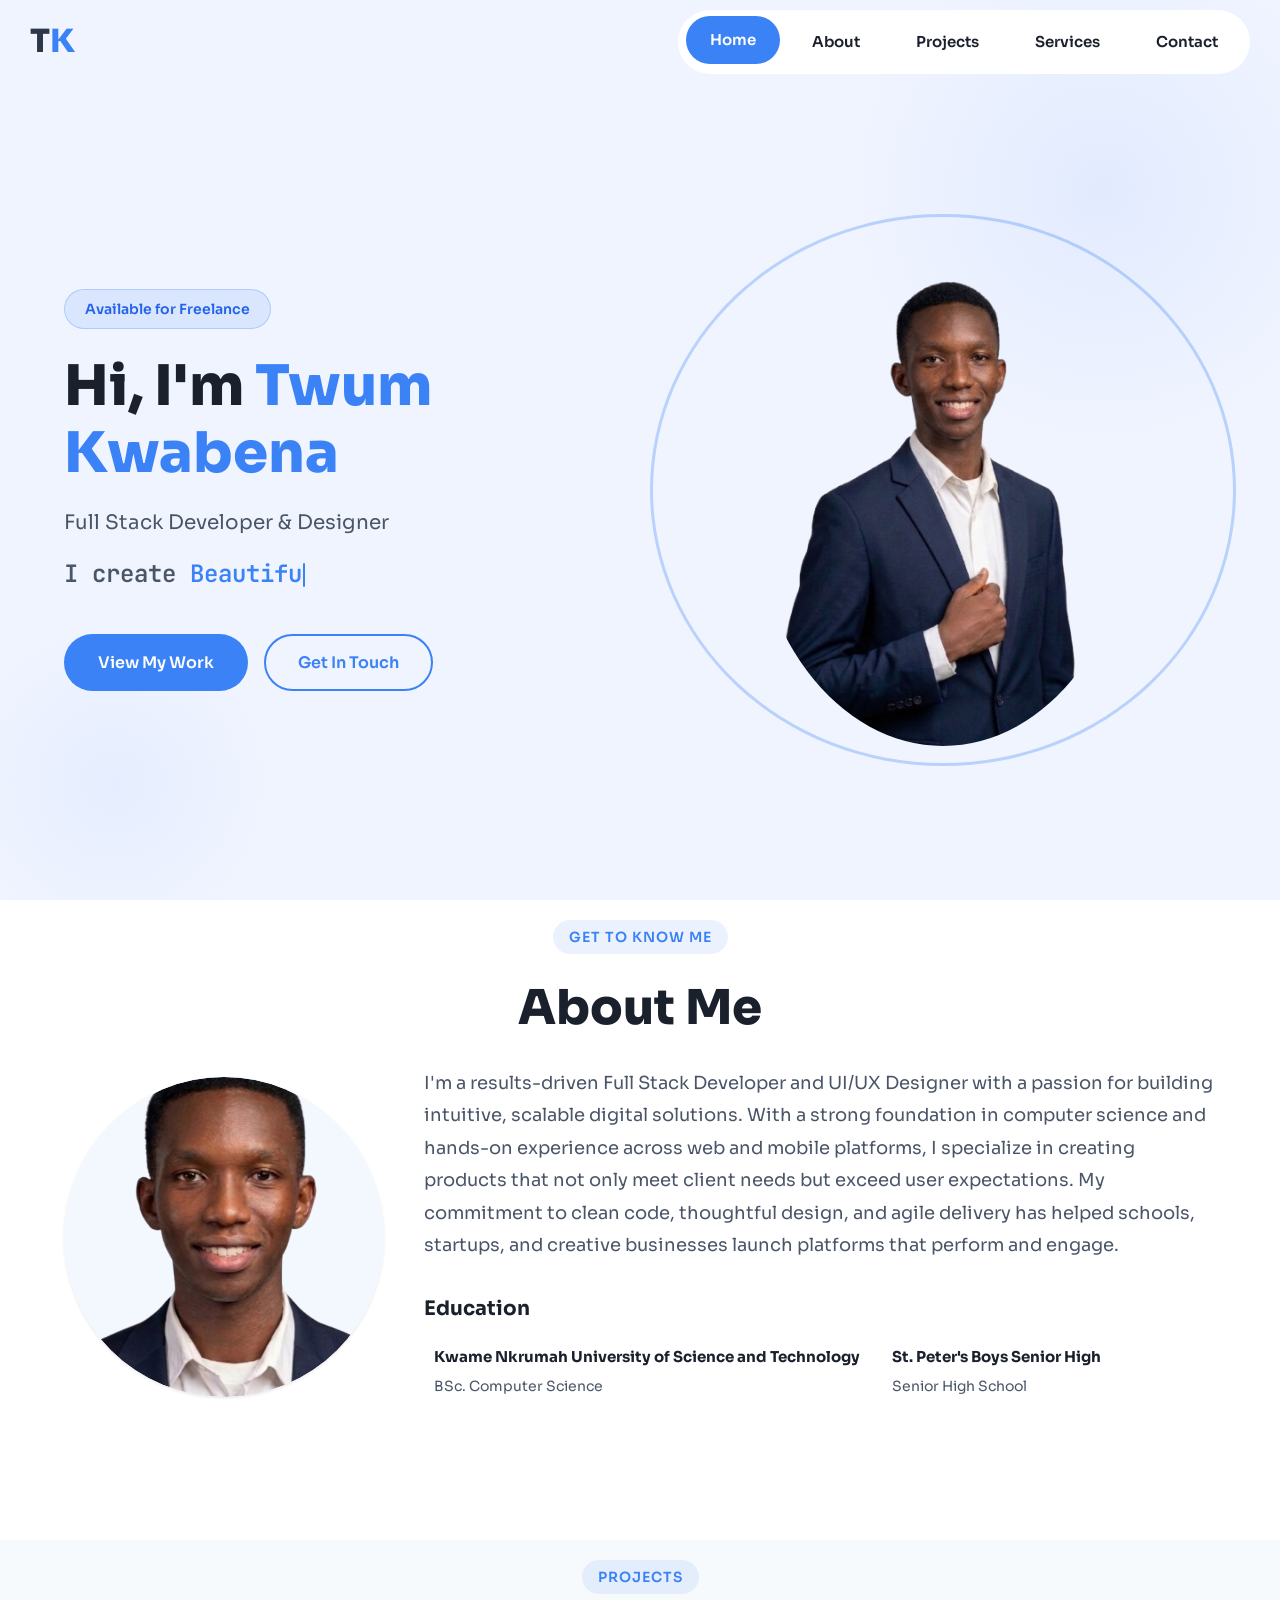
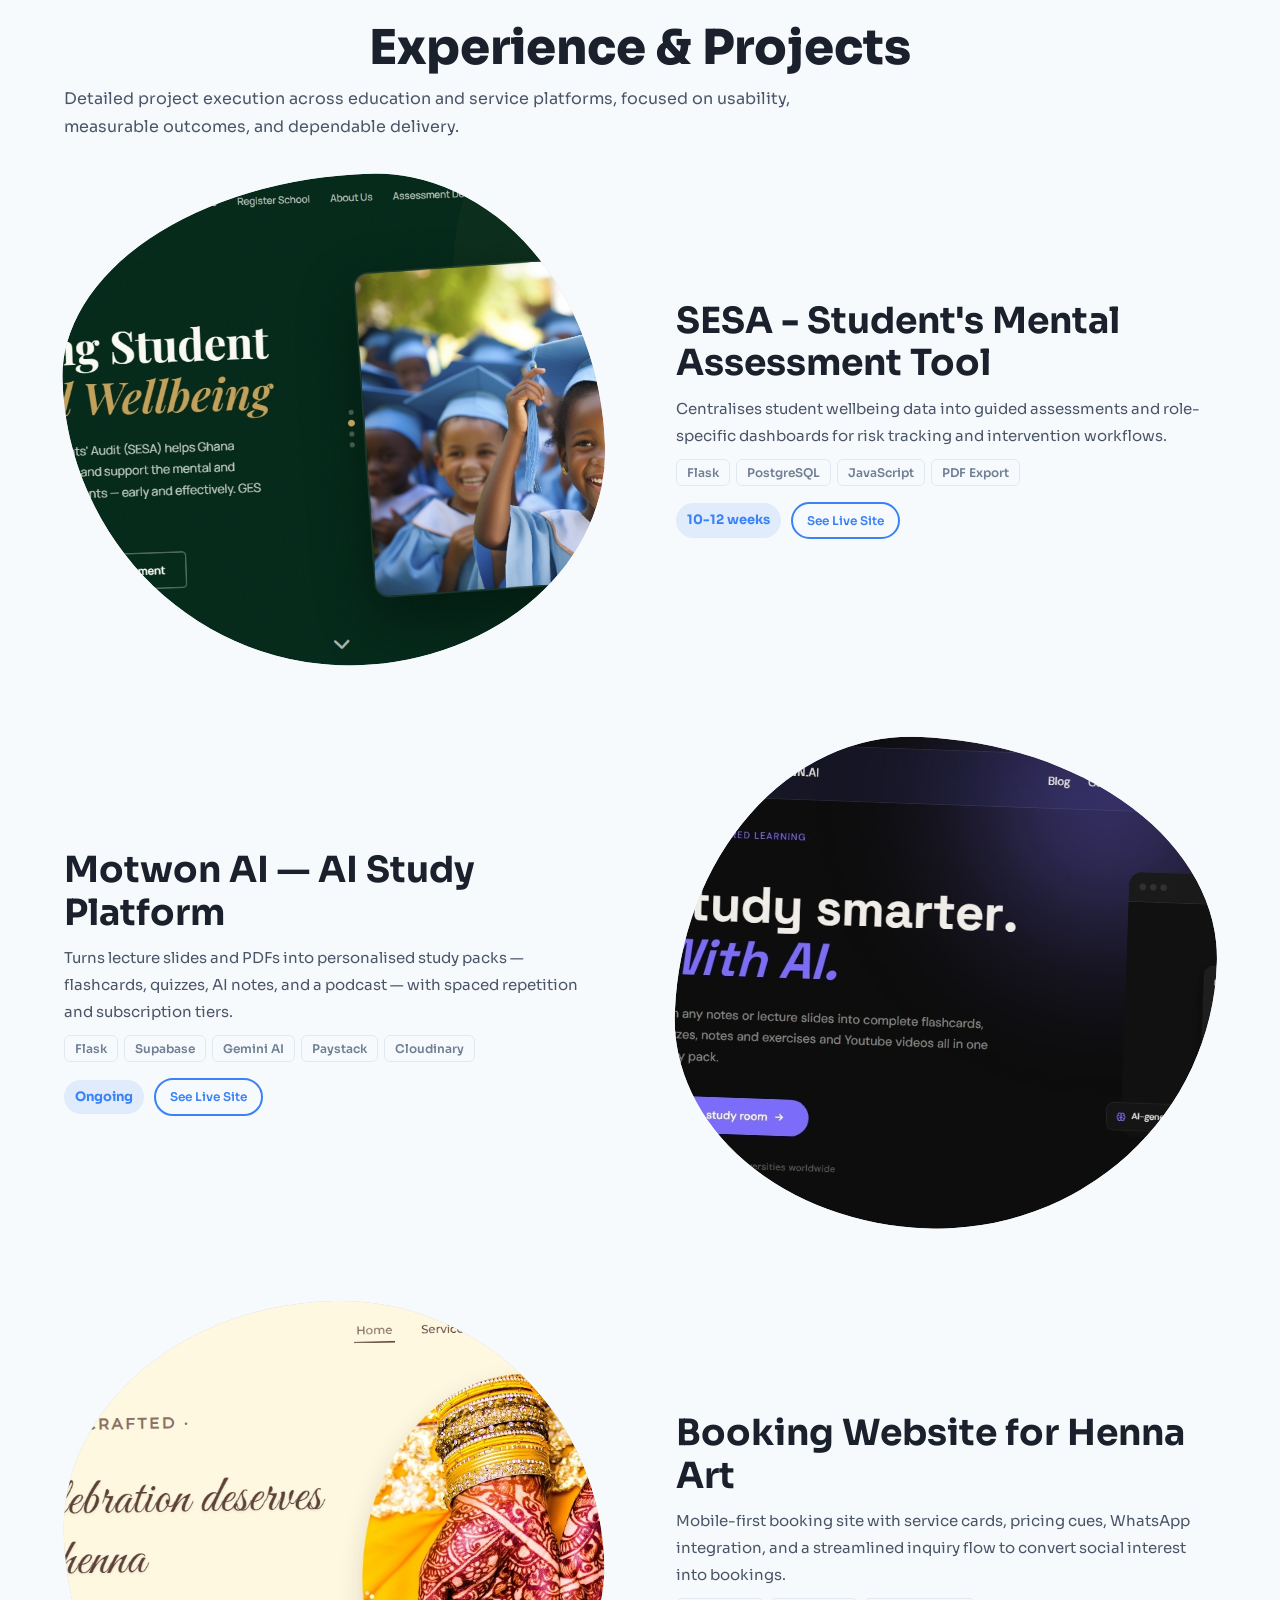
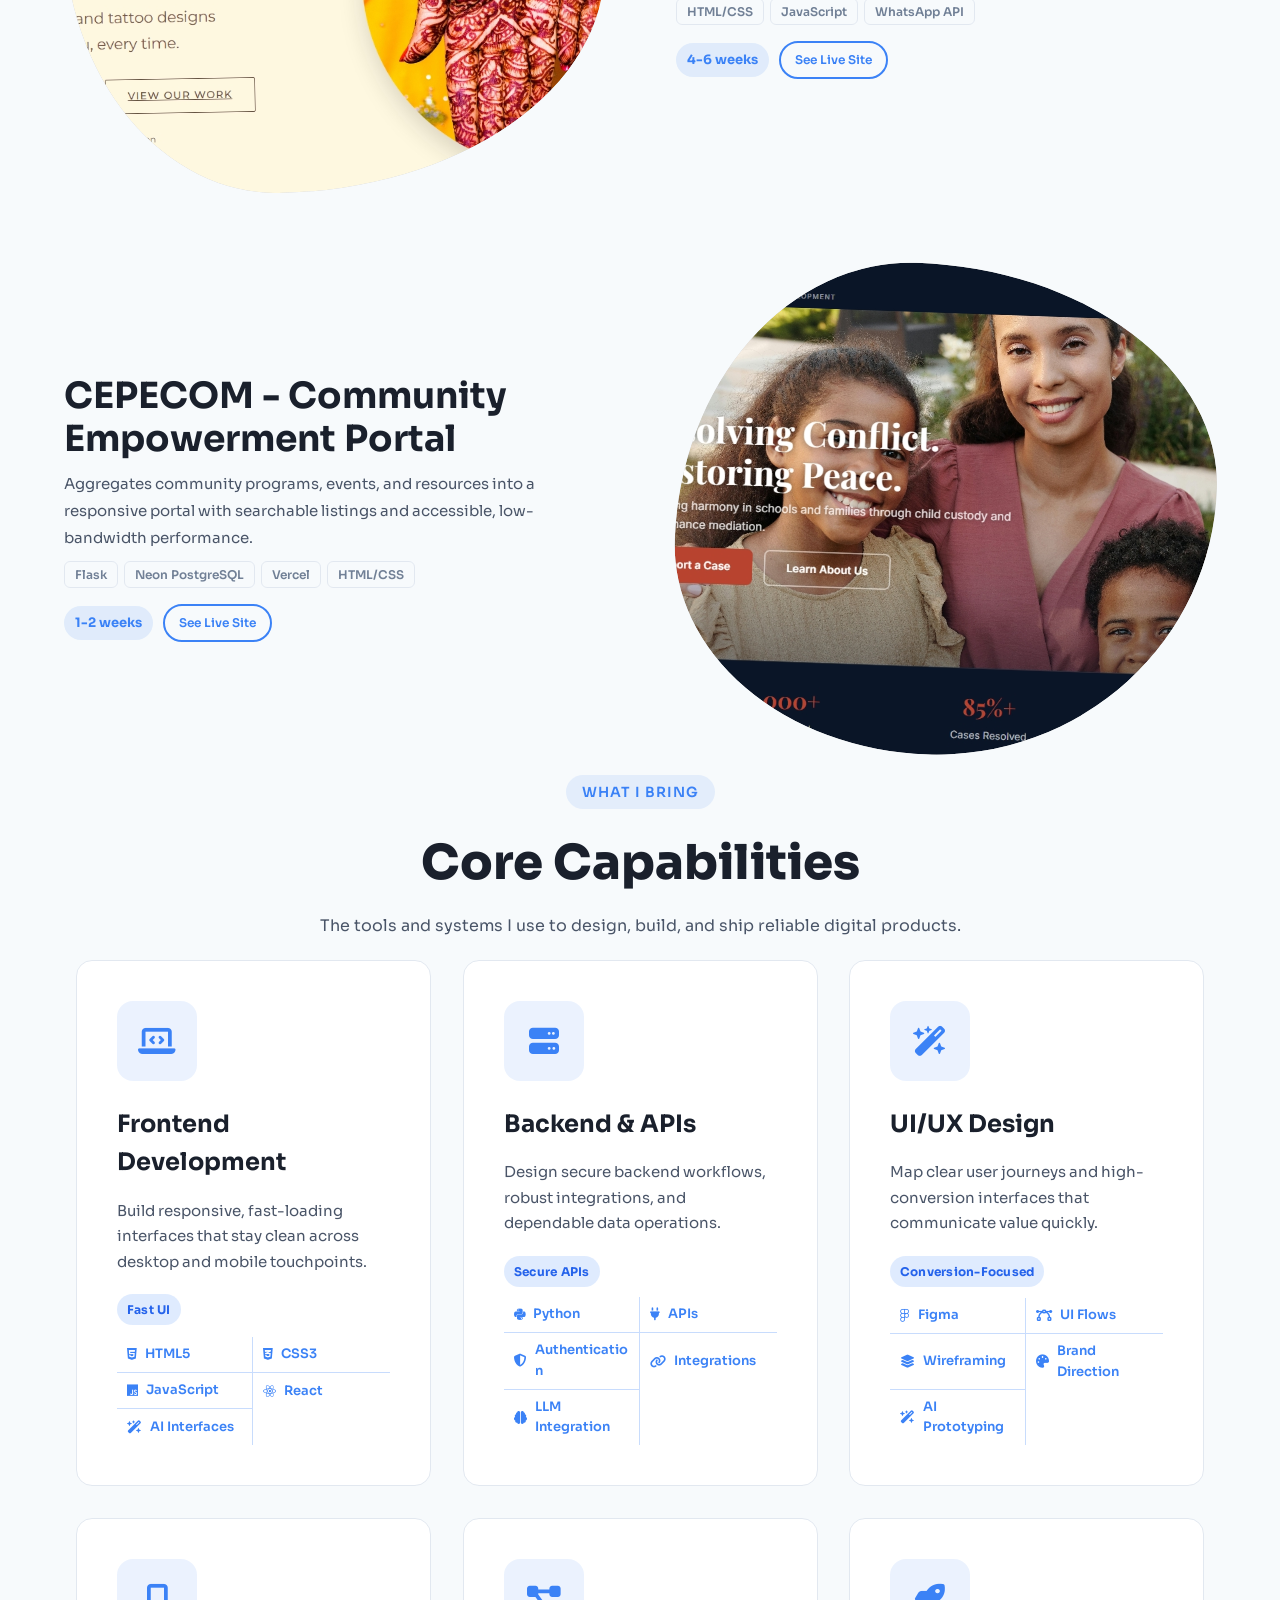
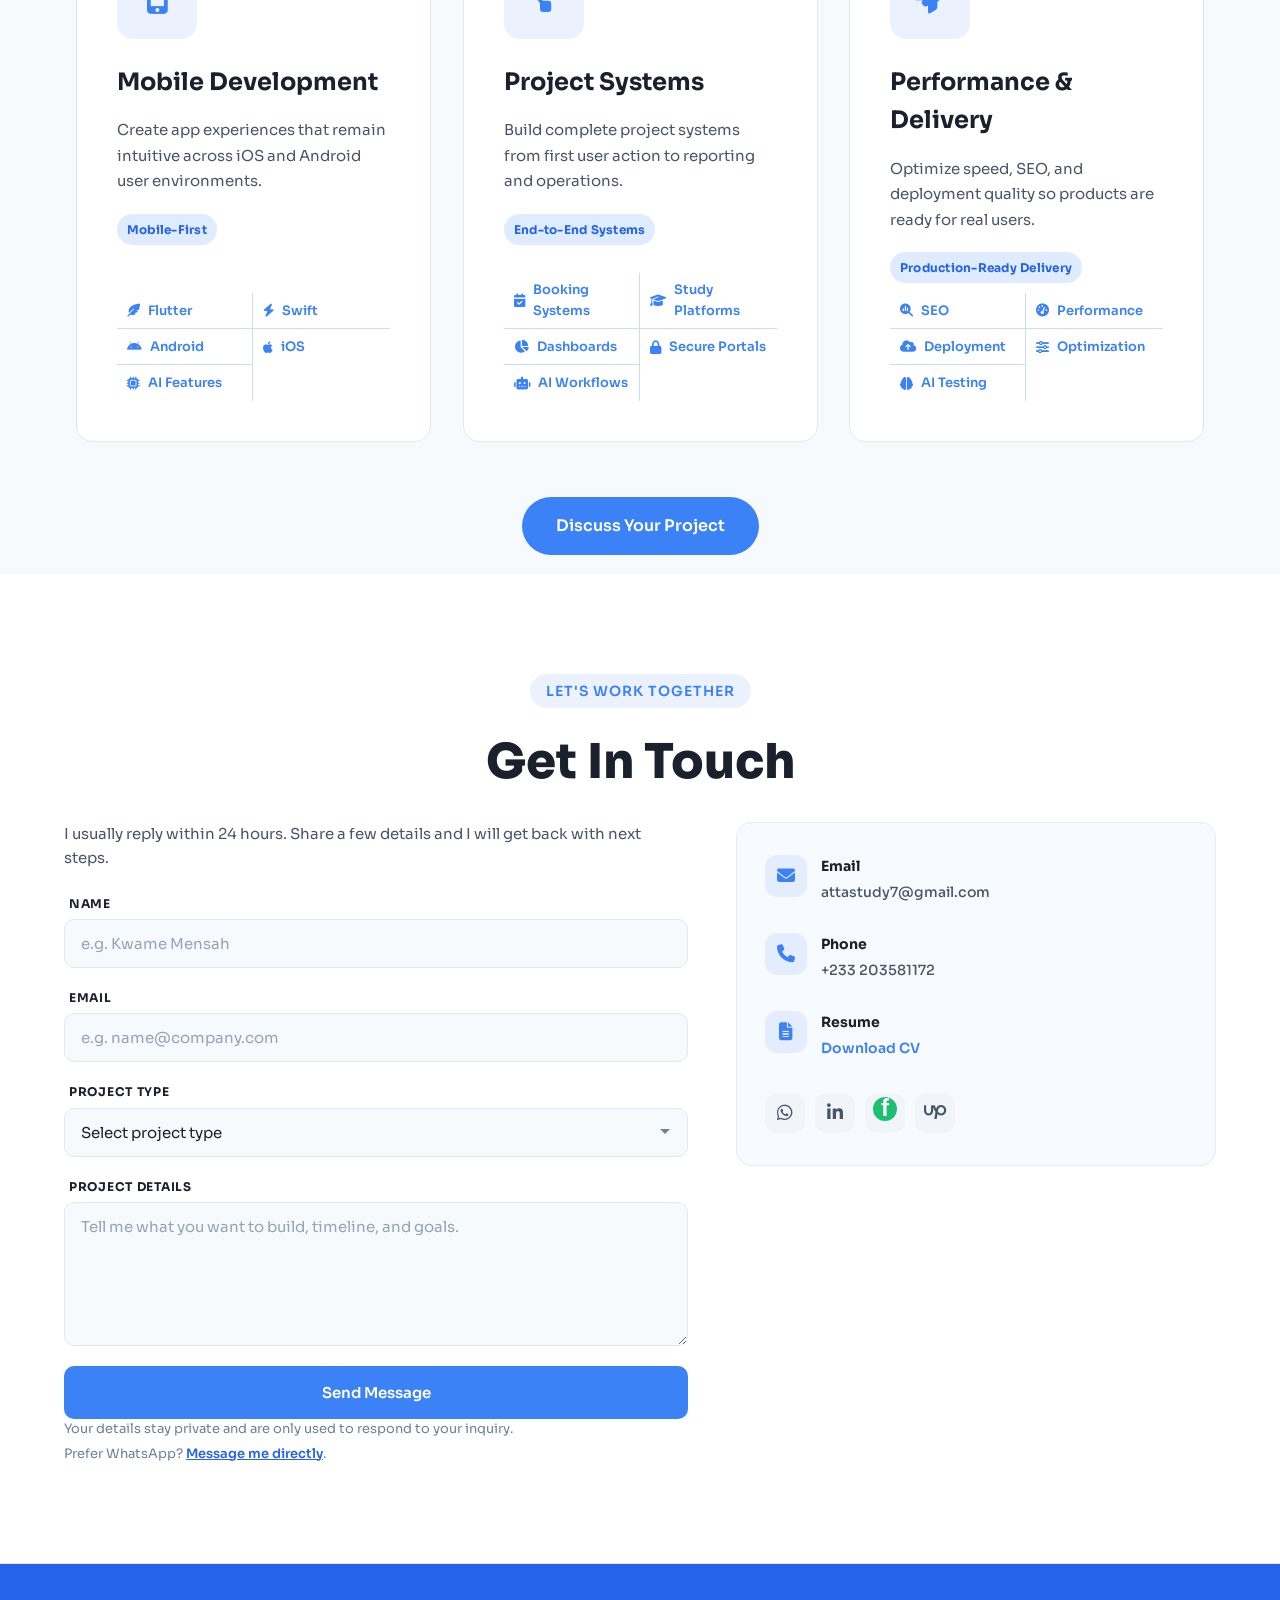
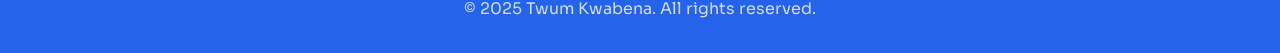
<file: index.html>
<!DOCTYPE html>
<html lang="en">
<head>
    <meta charset="UTF-8">
    <meta name="viewport" content="width=device-width, initial-scale=1.0">
    <title>Twum Kwabena - Full Stack Developer & Designer</title>
    <link rel="preconnect" href="https://fonts.googleapis.com">
    <link rel="preconnect" href="https://fonts.gstatic.com" crossorigin>
    <link href="https://fonts.googleapis.com/css2?family=Sora:wght@300;400;600;700;800&family=JetBrains+Mono:wght@400;500;600&display=swap" rel="stylesheet">
    <link rel="stylesheet" href="https://cdnjs.cloudflare.com/ajax/libs/font-awesome/6.5.2/css/all.min.css" crossorigin="anonymous" referrerpolicy="no-referrer">
    <link rel="stylesheet" href="style.css">
</head>
<body>
<!-- Navigation Overlay for Mobile -->
<div class="nav-overlay" id="navOverlay" onclick="closeNav()"></div>

<div id="header">
    <nav>
        <p class="logo">T<span>K</span></p>
        <button class="hamburger" id="hamburger" onclick="toggleNav()" aria-label="Toggle navigation menu">
            <span></span>
            <span></span>
            <span></span>
        </button>
        <ul id="menu" class="nav-menu">
          <li><a href="#header" onclick="closeNav()">Home</a></li>
          <li><a href="#about" onclick="closeNav()">About</a></li>
                    <li><a href="#experience" onclick="closeNav()">Projects</a></li>
          <li><a href="#services" onclick="closeNav()">Services</a></li>
          <li><a href="#contact" onclick="closeNav()">Contact</a></li>
                    <li class="nav-mobile-cta" role="none"><a href="#" onclick="openHireModal(); return false;" class="nav-cta-link">Hire Me</a></li>
        </ul>
    </nav>
    <div class="hero-container">
        <div class="header-text">
            <div class="badge" style="text-align: center">Available for Freelance</div>
            <h1 class="hero-title">
                Hi, I'm <span class="gradient-text">Twum Kwabena</span>
            </h1>
            <p class="hero-subtitle">Full Stack Developer & Designer </p>
            <div class="typing-wrapper">
                <p class="typing-text"><span class="typing-prefix">I create&nbsp;</span><span class="typing-typed"></span><span class="typing-cursor" aria-hidden="true"></span></p>
            </div>
            <div class="cta-buttons">
                <a href="#experience" class="btn-primary">View My Work</a>
                <a href="#contact" class="btn-secondary">Get In Touch</a>
            </div>
        </div>
        <div class="profile">
            <div class="profile-ring"></div>
            <img src="./Images/M3.png" alt="Twum Kwabena">
        </div>    
    </div>
</div>

<!-- -----About--------- -->
<div id="about">
    <div class="container">
        <div class="section-header">

                    
            <span class="section-label">Get to know me</span>
            <h2 class="section-title">About Me</h2>
        </div>
        <div class="row">
            <div class="about-col-1">
                <div class="profile-circle">
                    <img src="Images/profile-pic.png" alt="Twum Kwabena">
                </div>
            </div>
            <div class="about-col-2">
                <p class="about-description">I'm a results-driven Full Stack Developer and UI/UX Designer with a passion for building intuitive, scalable digital solutions. With a strong foundation in computer science and hands-on experience across web and mobile platforms, I specialize in creating products that not only meet client needs but exceed user expectations. My commitment to clean code, thoughtful design, and agile delivery has helped schools, startups, and creative businesses launch platforms that perform and engage.</p>
                    
                <div class="about-education" aria-labelledby="about-education-heading" style="margin-top:8px;">
                    <h3 id="about-education-heading" class="section-subtitle">Education</h3>
                    <div class="about-education-cards">
                        <div class="edu-mini-card">
                            <h4>Kwame Nkrumah University of Science and Technology</h4>
                            <p>BSc. Computer Science</p>
                        </div>
                        <div class="edu-mini-card">
                            <h4>St. Peter's Boys Senior High</h4>
                            <p>Senior High School</p>
                        </div>
                    </div>
                </div>
            </div>
        </div>
    </div>
</div>

<!-- ===== Experience Section (top-level) ===== -->
<div id="experience" class="section">
    <div class="container">
        <div class="section-header">
            <span class="section-label">Projects</span>
            <h2 class="section-title">Experience &amp; Projects</h2>
        </div>
        <p class="experience-intro">Detailed project execution across education and service platforms, focused on usability, measurable outcomes, and dependable delivery.</p>
        <div class="experience-showcase">
            <article class="experience-item">
                <div class="experience-media">
                    <img class="experience-img experience-img-sesa" src="Images/BUILD A FULL STACK WEBSITE.jpeg" alt="SESA project preview">
                    <div class="experience-overlay">
                        <h4>SESA - Student's Mental Assessment Tool</h4>
                        <a href="https://fopaconsult.com" class="experience-overlay-link" target="_blank" rel="noopener noreferrer">
                            Visit
                            <i class="fa-solid fa-arrow-right" aria-hidden="true"></i>
                        </a>
                    </div>
                </div>
                <div class="experience-body">
                    <h3>SESA - Student's Mental Assessment Tool</h3>
                    <p>Centralises student wellbeing data into guided assessments and role-specific dashboards for risk tracking and intervention workflows.</p>
                    <div class="experience-stack">
                        <span>Flask</span><span>PostgreSQL</span><span>JavaScript</span><span>PDF Export</span>
                    </div>
                    <div class="experience-meta">
                        <span class="experience-duration">10-12 weeks</span>
                        <a href="https://fopaconsult.com" class="experience-live-link btn-secondary" target="_blank" rel="noopener noreferrer">See Live Site</a>
                    </div>
                </div>
            </article>

            <article class="experience-item">
                <div class="experience-media">
                    <img class="experience-img" src="Images/WEB SCRAPING .jpeg" alt="Motwon AI platform preview">
                    <div class="experience-overlay">
                        <h4>Motwon AI — AI Study Platform</h4>
                        <a href="https://motownai.com" class="experience-overlay-link" target="_blank" rel="noopener noreferrer">
                            Visit
                            <i class="fa-solid fa-arrow-right" aria-hidden="true"></i>
                        </a>
                    </div>
                </div>
                <div class="experience-body">
                    <h3>Motwon AI — AI Study Platform</h3>
                    <p>Turns lecture slides and PDFs into personalised study packs — flashcards, quizzes, AI notes, and a podcast — with spaced repetition and subscription tiers.</p>
                    <div class="experience-stack">
                        <span>Flask</span><span>Supabase</span><span>Gemini AI</span><span>Paystack</span><span>Cloudinary</span>
                    </div>
                    <div class="experience-meta">
                        <span class="experience-duration">Ongoing</span>
                        <a href="https://motownai.com" class="experience-live-link btn-secondary" target="_blank" rel="noopener noreferrer">See Live Site</a>
                    </div>
                </div>
            </article>

            <article class="experience-item">
                <div class="experience-media">
                    <img class="experience-img experience-img-henna" src="Images/WEB DESIGN.jpeg" alt="Henna booking website preview">
                    <div class="experience-overlay">
                        <h4>Booking Website for Henna Art</h4>
                        <a href="https://henna-site.onrender.com" class="experience-overlay-link" target="_blank" rel="noopener noreferrer">
                            Visit
                            <i class="fa-solid fa-arrow-right" aria-hidden="true"></i>
                        </a>
                    </div>
                </div>
                <div class="experience-body">
                    <h3>Booking Website for Henna Art</h3>
                    <p>Mobile-first booking site with service cards, pricing cues, WhatsApp integration, and a streamlined inquiry flow to convert social interest into bookings.</p>
                    <div class="experience-stack">
                        <span>HTML/CSS</span><span>JavaScript</span><span>WhatsApp API</span>
                    </div>
                    <div class="experience-meta">
                        <span class="experience-duration">4-6 weeks</span>
                        <a href="https://henna-site.onrender.com" class="experience-live-link btn-secondary" target="_blank" rel="noopener noreferrer">See Live Site</a>
                    </div>
                </div>
            </article>
            
            <article class="experience-item">
                <div class="experience-media">
                    <img class="experience-img experience-img-cepecom" src="Images\CEPECOM-screenshot.jpeg" alt="CEPECOM project preview">
                    <div class="experience-overlay">
                        <h4>CEPECOM - Community Empowerment Portal</h4>
                        <a href="https://cepecomgh.org" class="experience-overlay-link" target="_blank" rel="noopener noreferrer">
                            Visit
                            <i class="fa-solid fa-arrow-right" aria-hidden="true"></i>
                        </a>
                    </div>
                </div>
                <div class="experience-body">
                    <h3>CEPECOM - Community Empowerment Portal</h3>
                    <p>Aggregates community programs, events, and resources into a responsive portal with searchable listings and accessible, low-bandwidth performance.</p>
                    <div class="experience-stack">
                        <span>Flask</span><span>Neon PostgreSQL</span><span>Vercel</span><span>HTML/CSS</span>
                    </div>
                    <div class="experience-meta">
                        <span class="experience-duration">1-2 weeks</span>
                        <a href="https://cepecomgh.org" class="experience-live-link btn-secondary" target="_blank" rel="noopener noreferrer">See Live Site</a>
                    </div>
                </div>
            </article>
        </div>
    </div>
</div>

<!-- Education moved into About section as compact cards -->

<!-----------Services------------------>
<div id="services">
    <div class="container">
        <div class="section-header">
            <span class="section-label">What I Bring</span>
            <h2 class="section-title">Core Capabilities</h2>
            <p class="services-intro">The tools and systems I use to design, build, and ship reliable digital products.</p>
        </div>
        <div class="services-grid">
            <div class="service-card">
                <div class="service-icon">
                    <i class="fa-solid fa-laptop-code" aria-hidden="true"></i>
                </div>
                <h3>Frontend Development</h3>
                <p class="group-description">Build responsive, fast-loading interfaces that stay clean across desktop and mobile touchpoints.</p>
                <span class="service-outcome">Fast UI</span>
                <div class="skill-tags">
                    <span><i class="fa-brands fa-html5" aria-hidden="true"></i>HTML5</span><span><i class="fa-brands fa-css3-alt" aria-hidden="true"></i>CSS3</span><span><i class="fa-brands fa-js" aria-hidden="true"></i>JavaScript</span><span><i class="fa-brands fa-react" aria-hidden="true"></i>React</span><span><i class="fa-solid fa-wand-magic-sparkles" aria-hidden="true"></i>AI Interfaces</span>
                </div>
            </div>
            <div class="service-card">
                <div class="service-icon">
                    <i class="fa-solid fa-server" aria-hidden="true"></i>
                </div>
                <h3>Backend & APIs</h3>
                <p class="group-description">Design secure backend workflows, robust integrations, and dependable data operations.</p>
                <span class="service-outcome">Secure APIs</span>
                <div class="skill-tags">
                    <span><i class="fa-brands fa-python" aria-hidden="true"></i>Python</span><span><i class="fa-solid fa-plug" aria-hidden="true"></i>APIs</span><span><i class="fa-solid fa-shield-halved" aria-hidden="true"></i>Authentication</span><span><i class="fa-solid fa-link" aria-hidden="true"></i>Integrations</span><span><i class="fa-solid fa-brain" aria-hidden="true"></i>LLM Integration</span>
                </div>
            </div>
            <div class="service-card">
                <div class="service-icon">
                    <i class="fa-solid fa-wand-magic-sparkles" aria-hidden="true"></i>
                </div>
                <h3>UI/UX Design</h3>
                <p class="group-description">Map clear user journeys and high-conversion interfaces that communicate value quickly.</p>
                <span class="service-outcome">Conversion-Focused</span>
                <div class="skill-tags">
                    <span><i class="fa-brands fa-figma" aria-hidden="true"></i>Figma</span><span><i class="fa-solid fa-bezier-curve" aria-hidden="true"></i>UI Flows</span><span><i class="fa-solid fa-layer-group" aria-hidden="true"></i>Wireframing</span><span><i class="fa-solid fa-palette" aria-hidden="true"></i>Brand Direction</span><span><i class="fa-solid fa-wand-magic-sparkles" aria-hidden="true"></i>AI Prototyping</span>
                </div>
            </div>
            <div class="service-card">
                <div class="service-icon">
                    <i class="fa-solid fa-mobile-screen-button" aria-hidden="true"></i>
                </div>
                <h3>Mobile Development</h3>
                <p class="group-description">Create app experiences that remain intuitive across iOS and Android user environments.</p>
                <span class="service-outcome">Mobile-First</span>
                <div class="skill-tags">
                    <span><i class="fa-solid fa-feather-pointed" aria-hidden="true"></i>Flutter</span><span><i class="fa-solid fa-bolt" aria-hidden="true"></i>Swift</span><span><i class="fa-brands fa-android" aria-hidden="true"></i>Android</span><span><i class="fa-brands fa-apple" aria-hidden="true"></i>iOS</span><span><i class="fa-solid fa-microchip" aria-hidden="true"></i>AI Features</span>
                </div>
            </div>
            <div class="service-card">
                <div class="service-icon">
                    <i class="fa-solid fa-diagram-project" aria-hidden="true"></i>
                </div>
                <h3>Project Systems</h3>
                <p class="group-description">Build complete project systems from first user action to reporting and operations.</p>
                <span class="service-outcome">End-to-End Systems</span>
                <div class="skill-tags">
                    <span><i class="fa-solid fa-calendar-check" aria-hidden="true"></i>Booking Systems</span><span><i class="fa-solid fa-graduation-cap" aria-hidden="true"></i>Study Platforms</span><span><i class="fa-solid fa-chart-pie" aria-hidden="true"></i>Dashboards</span><span><i class="fa-solid fa-lock" aria-hidden="true"></i>Secure Portals</span><span><i class="fa-solid fa-robot" aria-hidden="true"></i>AI Workflows</span>
                </div>
            </div>
            <div class="service-card">
                <div class="service-icon">
                    <i class="fa-solid fa-rocket" aria-hidden="true"></i>
                </div>
                <h3>Performance & Delivery</h3>
                <p class="group-description">Optimize speed, SEO, and deployment quality so products are ready for real users.</p>
                <span class="service-outcome">Production-Ready Delivery</span>
                <div class="skill-tags">
                    <span><i class="fa-solid fa-magnifying-glass-chart" aria-hidden="true"></i>SEO</span><span><i class="fa-solid fa-gauge-high" aria-hidden="true"></i>Performance</span><span><i class="fa-solid fa-cloud-arrow-up" aria-hidden="true"></i>Deployment</span><span><i class="fa-solid fa-sliders" aria-hidden="true"></i>Optimization</span><span><i class="fa-solid fa-brain" aria-hidden="true"></i>AI Testing</span>
                </div>
            </div>
        </div>
        <div class="services-cta-wrap">
            <a href="#" onclick="openHireModal(); return false;" class="btn-primary">Discuss Your Project</a>
        </div>
    </div>
</div>

<!-- Reviews section removed -->

<!--------------contact----------------->
<div id="contact">
    <div class="container">
        <div class="section-header">
            <span class="section-label">Let's Work Together</span>
            <h2 class="section-title">Get In Touch</h2>
        </div>
        <div class="contact-wrapper">
            <div class="contact-form-wrapper">
                <form action="https://formspree.io/f/mqedeqwv" method="POST">
                    <p class="form-intro">I usually reply within 24 hours. Share a few details and I will get back with next steps.</p>
                    <div class="form-group">
                        <label for="contact-name">Name</label>
                        <input id="contact-name" type="text" name="Name" placeholder="e.g. Kwame Mensah" required>
                    </div>
                    <div class="form-group">
                        <label for="contact-email">Email</label>
                        <input id="contact-email" type="email" name="email" placeholder="e.g. name@company.com" required>
                    </div>
                    <div class="form-group">
                        <label for="contact-project">Project Type</label>
                        <select id="contact-project" name="Project Type" required>
                            <option value="" selected disabled>Select project type</option>
                            <option value="Landing Page">Landing Page</option>
                            <option value="Business Website">Business Website</option>
                            <option value="Platform / Web App">Platform / Web App</option>
                            <option value="UI/UX Design">UI/UX Design</option>
                            <option value="Other">Other</option>
                        </select>
                    </div>
                    <div class="form-group">
                        <label for="contact-message">Project Details</label>
                        <textarea id="contact-message" name="Message" rows="6" placeholder="Tell me what you want to build, timeline, and goals." required></textarea>
                    </div>
                    <button type="submit" class="btn-primary btn-submit">Send Message</button>
                    <p class="form-privacy">Your details stay private and are only used to respond to your inquiry.</p>
                    <p class="form-alt-contact">Prefer WhatsApp? <a href="https://wa.me/233203581172" target="_blank" rel="noopener noreferrer">Message me directly</a>.</p>
                    <p class="form-status" aria-live="polite"></p>
                </form>
            </div>
            <div class="contact-info">
                <div class="contact-item">
                    <div class="contact-icon"><i class="fa-solid fa-envelope" aria-hidden="true"></i></div>
                    <div>
                        <h4>Email</h4>
                        <p><a class="contact-link" href="mailto:attastudy7@gmail.com">attastudy7@gmail.com</a></p>
                    </div>
                </div>
                <div class="contact-item">
                    <div class="contact-icon"><i class="fa-solid fa-phone" aria-hidden="true"></i></div>
                    <div>
                        <h4>Phone</h4>
                        <p><a class="contact-link" href="tel:+233203581172">+233 203581172</a></p>
                    </div>
                </div>
                <div class="contact-item">
                    <div class="contact-icon"><i class="fa-solid fa-file-lines" aria-hidden="true"></i></div>
                    <div>
                        <h4>Resume</h4>
                        <a href="./CV/CV.pdf" class="cv-link">Download CV</a>
                    </div>
                </div>
                <div class="social-links">
                    <a href="https://wa.me/233203581172" class="social-link social-link-whatsapp" target="_blank" rel="noopener noreferrer" aria-label="WhatsApp">
                        <i class="fa-brands fa-whatsapp"></i>
                    </a>
                    <a href="https://www.linkedin.com/in/kwabena-twum-1302783b0/?lipi=urn%3Ali%3Apage%3Ad_flagship3_profile_view_base_contact_details%3B1n0DhYPpTyKX7RireLVXBg%3D%3D" class="social-link social-link-linkedin" target="_blank" rel="noopener noreferrer" aria-label="LinkedIn">
                        <i class="fa-brands fa-linkedin-in"></i>
                    </a>
                    <a href="https://www.fiverr.com/s/bdArk6q" class="social-link social-link-fiverr" target="_blank" rel="noopener noreferrer" aria-label="Fiverr">
                        <span class="fiverr-svg-logo" aria-hidden="true">
                          <svg width="24" height="24" viewBox="0 0 32 32" fill="none" xmlns="http://www.w3.org/2000/svg">
                            <circle cx="16" cy="16" r="16" fill="#1DBF73"/>
                            <text x="16" y="25" text-anchor="middle" font-family="Arial, Helvetica, sans-serif" font-size="32" font-weight="bold" fill="white">f</text>
                          </svg>
                        </span>
                    </a>
                    <a href="https://www.upwork.com/freelancers/~01292706357f37294b?mp_source=share" class="social-link social-link-upwork" target="_blank" rel="noopener noreferrer" aria-label="Upwork">
                        <i class="fa-brands fa-upwork"></i>
                    </a>
                </div>
            </div>
        </div>
    </div>
</div>

<!-- ===== HIRE MODAL ===== -->
<div class="hire-overlay" id="hireOverlay" onclick="closeHireModal(event)">
    <div class="hire-modal" id="hireModal">
        <button class="hire-modal-close" onclick="closeHireModal()" aria-label="Close modal">&times;</button>
        <h3>Let's Work Together</h3>
        <p class="hire-modal-sub">Pick your platform and I'll get back to you quickly.</p>
        <div class="hire-options">
            <a href="https://wa.me/233542460085" target="_blank" rel="noopener noreferrer" class="hire-option" onclick="closeHireModal()">
                <i class="fa-brands fa-whatsapp"></i>
                <span class="hire-option-label">WhatsApp</span>
                <span class="hire-option-arrow">&rarr;</span>
            </a>
            <a href="https://www.fiverr.com/s/bdArk6q" target="_blank" rel="noopener noreferrer" class="hire-option" onclick="closeHireModal()">
                <i class="fa-brands fa-fiverr"></i>
                <span class="hire-option-label">Fiverr</span>
                <span class="hire-option-arrow">&rarr;</span>
            </a>
            <a href="https://www.upwork.com/freelancers/~01292706357f37294b" target="_blank" rel="noopener noreferrer" class="hire-option" onclick="closeHireModal()">
                <i class="fa-brands fa-upwork"></i>
                <span class="hire-option-label">Upwork</span>
                <span class="hire-option-arrow">&rarr;</span>
            </a>
            <a href="https://www.linkedin.com/in/twumkwabena" target="_blank" rel="noopener noreferrer" class="hire-option" onclick="closeHireModal()">
                <i class="fa-brands fa-linkedin-in"></i>
                <span class="hire-option-label">LinkedIn</span>
                <span class="hire-option-arrow">&rarr;</span>
            </a>
        </div>
    </div>
</div>

<footer class="footer">
    <p>&copy; 2025 Twum Kwabena. All rights reserved.</p>
</footer>

<script src="script.js"></script>  
</body>
</html>
</file>
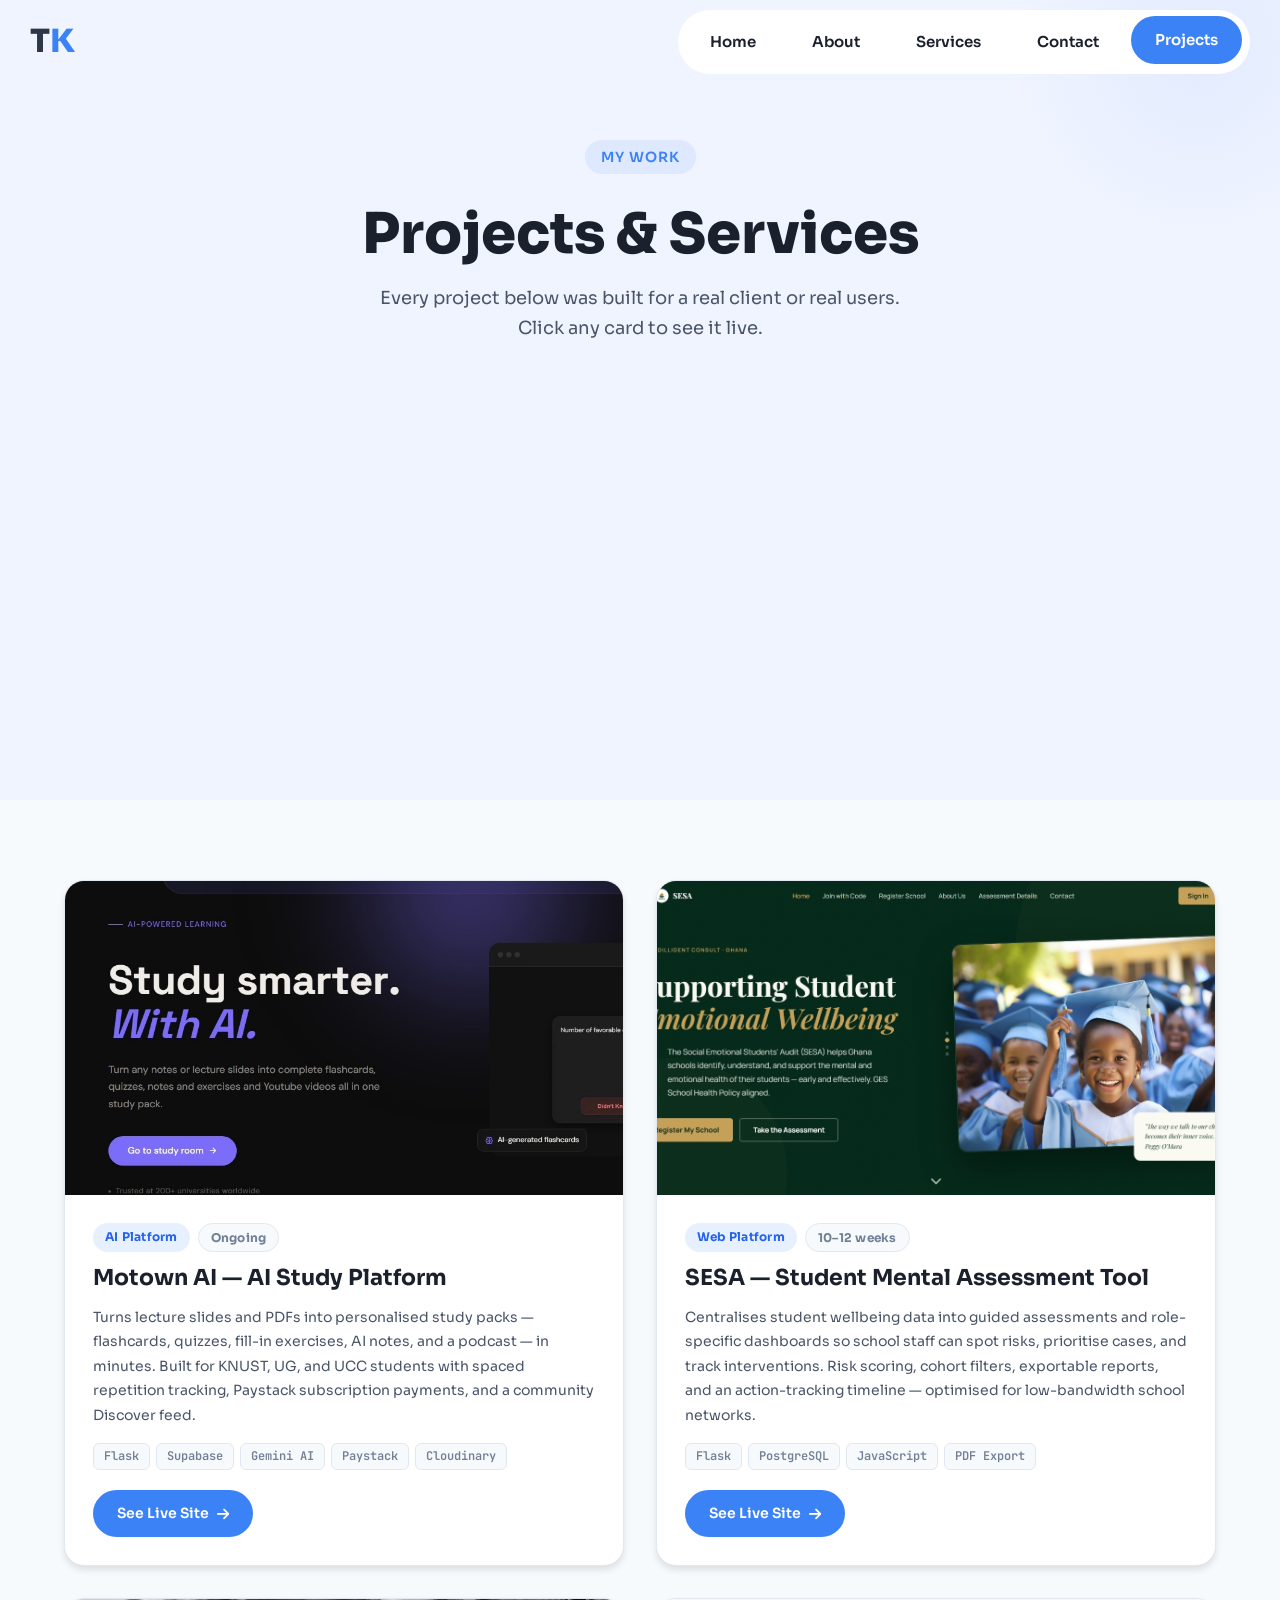
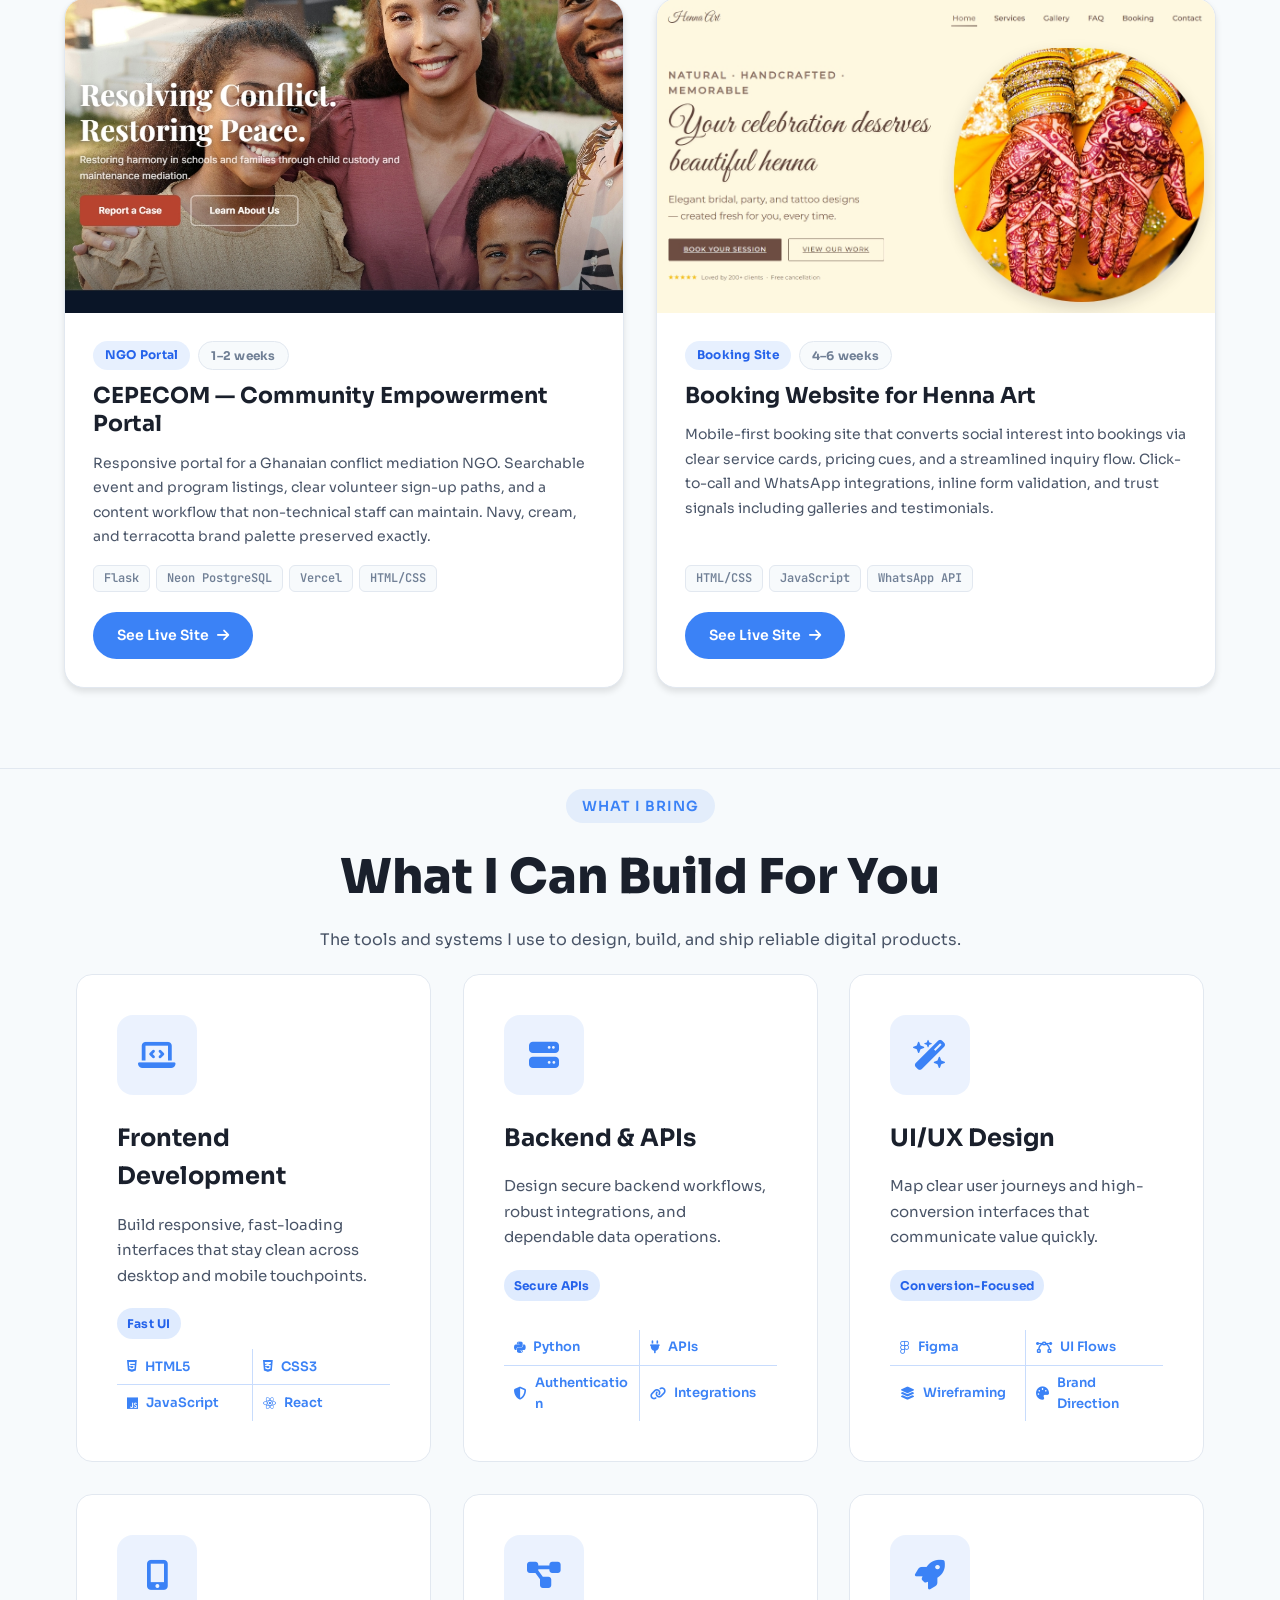
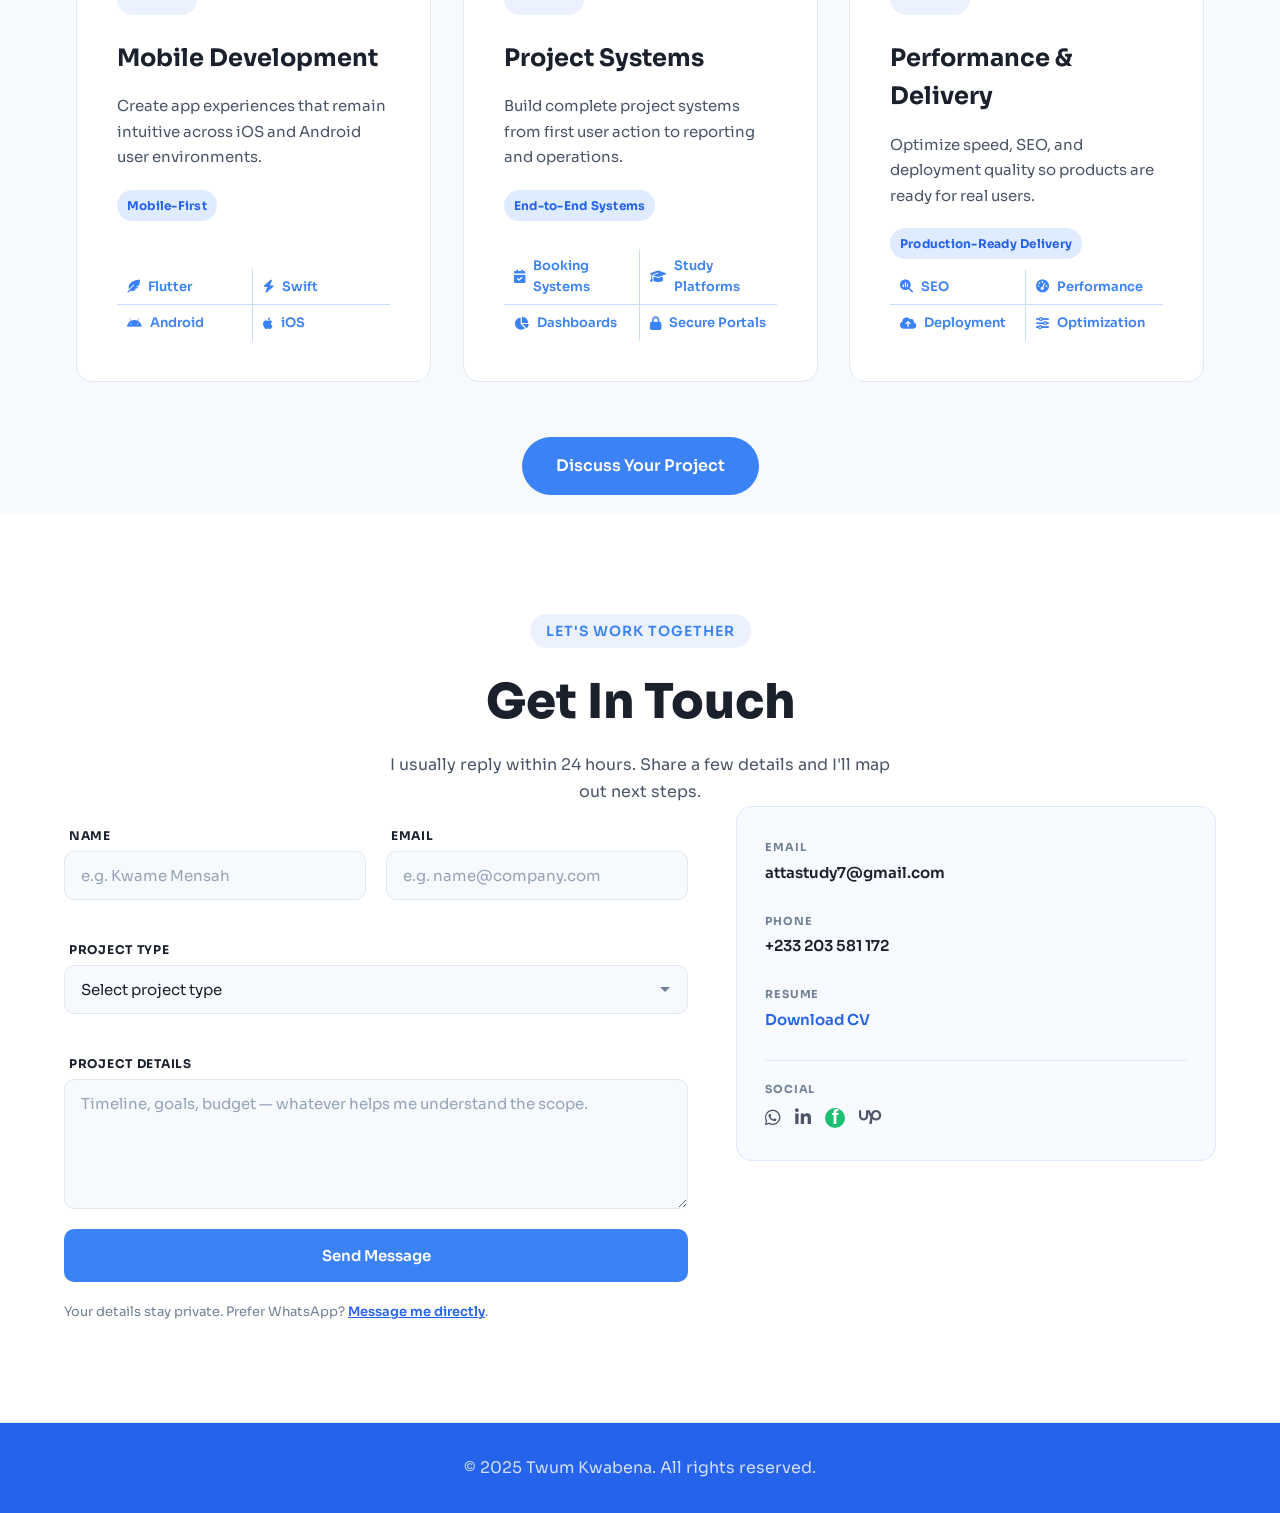
<file: projects.html>
<!DOCTYPE html>
<html lang="en">
<head>
    <meta charset="UTF-8">
    <meta name="viewport" content="width=device-width, initial-scale=1.0">
    <title>Projects & Services — Twum Kwabena</title>
    <link rel="preconnect" href="https://fonts.googleapis.com">
    <link rel="preconnect" href="https://fonts.gstatic.com" crossorigin>
    <link href="https://fonts.googleapis.com/css2?family=Sora:wght@300;400;600;700;800&family=JetBrains+Mono:wght@400;500;600&display=swap" rel="stylesheet">
    <link rel="stylesheet" href="https://cdnjs.cloudflare.com/ajax/libs/font-awesome/6.5.2/css/all.min.css" crossorigin="anonymous" referrerpolicy="no-referrer">
    <link rel="stylesheet" href="style.css">
    <link rel="stylesheet" href="projects.css">
</head>
<body>
<!-- Navigation Overlay for Mobile -->
<div class="nav-overlay" id="navOverlay" onclick="closeNav()"></div>

<nav>
    <p class="logo">T<span>K</span></p>
    <button class="hamburger" id="hamburger" onclick="toggleNav()" aria-label="Toggle navigation menu">
        <span></span>
        <span></span>
        <span></span>
    </button>
    <ul id="menu" class="nav-menu">
      <li><a href="index.html#header" onclick="closeNav()">Home</a></li>
      <li><a href="index.html#about" onclick="closeNav()">About</a></li>
      <li><a href="index.html#services" onclick="closeNav()">Services</a></li>
      <li><a href="index.html#contact" onclick="closeNav()">Contact</a></li>
      <li><a href="projects.html" class="active" onclick="closeNav()">Projects</a></li>
      <li class="nav-mobile-cta" role="none"><a href="#" onclick="openHireModal(); return false;" class="nav-cta-link">Hire Me</a></li>
    </ul>
</nav>

<section class="pj-hero">
    <div class="container">
        <span class="section-label">My Work</span>
        <h1 class="pj-hero-title">Projects &amp; Services</h1>
        <p class="pj-hero-sub">Every project below was built for a real client or real users. Click any card to see it live.</p>
    </div>
</section>

<section class="pj-projects">
    <div class="container">
        <div class="pj-grid">

            <!-- Motown AI -->
            <article class="pj-card">
                <div class="pj-card-img-wrap">
                    <img src="Images/WEB SCRAPING .jpeg" alt="Motown AI study platform preview" class="pj-card-img">
                    <div class="pj-card-overlay">
                        <a href="https://motownai.com" target="_blank" rel="noopener noreferrer" class="pj-overlay-btn">
                            Visit site <i class="fa-solid fa-arrow-up-right-from-square"></i>
                        </a>
                    </div>
                </div>
                <div class="pj-card-body">
                    <div class="pj-card-meta">
                        <span class="pj-tag pj-tag--type">AI Platform</span>
                        <span class="pj-tag pj-tag--duration">Ongoing</span>
                    </div>
                    <h2 class="pj-card-title">Motown AI — AI Study Platform</h2>
                    <p class="pj-card-desc">Turns lecture slides and PDFs into personalised study packs — flashcards, quizzes, fill-in exercises, AI notes, and a podcast — in minutes. Built for KNUST, UG, and UCC students with spaced repetition tracking, Paystack subscription payments, and a community Discover feed.</p>
                    <div class="pj-card-stack">
                        <span>Flask</span><span>Supabase</span><span>Gemini AI</span><span>Paystack</span><span>Cloudinary</span>
                    </div>
                    <a href="https://motownai.com" target="_blank" rel="noopener noreferrer" class="pj-card-cta btn-primary">
                        See Live Site <i class="fa-solid fa-arrow-right"></i>
                    </a>
                </div>
            </article>

            <!-- SESA -->
            <article class="pj-card">
                <div class="pj-card-img-wrap">
                    <img src="Images/BUILD A FULL STACK WEBSITE.jpeg" alt="SESA student assessment tool preview" class="pj-card-img">
                    <div class="pj-card-overlay">
                        <a href="https://fopaconsult.com" target="_blank" rel="noopener noreferrer" class="pj-overlay-btn">
                            Visit site <i class="fa-solid fa-arrow-up-right-from-square"></i>
                        </a>
                    </div>
                </div>
                <div class="pj-card-body">
                    <div class="pj-card-meta">
                        <span class="pj-tag pj-tag--type">Web Platform</span>
                        <span class="pj-tag pj-tag--duration">10–12 weeks</span>
                    </div>
                    <h2 class="pj-card-title">SESA — Student Mental Assessment Tool</h2>
                    <p class="pj-card-desc">Centralises student wellbeing data into guided assessments and role-specific dashboards so school staff can spot risks, prioritise cases, and track interventions. Risk scoring, cohort filters, exportable reports, and an action-tracking timeline — optimised for low-bandwidth school networks.</p>
                    <div class="pj-card-stack">
                        <span>Flask</span><span>PostgreSQL</span><span>JavaScript</span><span>PDF Export</span>
                    </div>
                    <a href="https://fopaconsult.com" target="_blank" rel="noopener noreferrer" class="pj-card-cta btn-primary">
                        See Live Site <i class="fa-solid fa-arrow-right"></i>
                    </a>
                </div>
            </article>

            <!-- CEPECOM -->
            <article class="pj-card">
                <div class="pj-card-img-wrap">
                    <img src="Images/CEPECOM-screenshot.jpeg" alt="CEPECOM community portal preview" class="pj-card-img">
                    <div class="pj-card-overlay">
                        <a href="https://cepecomgh.org" target="_blank" rel="noopener noreferrer" class="pj-overlay-btn">
                            Visit site <i class="fa-solid fa-arrow-up-right-from-square"></i>
                        </a>
                    </div>
                </div>
                <div class="pj-card-body">
                    <div class="pj-card-meta">
                        <span class="pj-tag pj-tag--type">NGO Portal</span>
                        <span class="pj-tag pj-tag--duration">1–2 weeks</span>
                    </div>
                    <h2 class="pj-card-title">CEPECOM — Community Empowerment Portal</h2>
                    <p class="pj-card-desc">Responsive portal for a Ghanaian conflict mediation NGO. Searchable event and program listings, clear volunteer sign-up paths, and a content workflow that non-technical staff can maintain. Navy, cream, and terracotta brand palette preserved exactly.</p>
                    <div class="pj-card-stack">
                        <span>Flask</span><span>Neon PostgreSQL</span><span>Vercel</span><span>HTML/CSS</span>
                    </div>
                    <a href="https://cepecomgh.org" target="_blank" rel="noopener noreferrer" class="pj-card-cta btn-primary">
                        See Live Site <i class="fa-solid fa-arrow-right"></i>
                    </a>
                </div>
            </article>

            <!-- Henna Booking Site -->
            <article class="pj-card">
                <div class="pj-card-img-wrap">
                    <img src="Images/WEB DESIGN.jpeg" alt="Henna booking website preview" class="pj-card-img">
                    <div class="pj-card-overlay">
                        <a href="https://henna-site.onrender.com" target="_blank" rel="noopener noreferrer" class="pj-overlay-btn">
                            Visit site <i class="fa-solid fa-arrow-up-right-from-square"></i>
                        </a>
                    </div>
                </div>
                <div class="pj-card-body">
                    <div class="pj-card-meta">
                        <span class="pj-tag pj-tag--type">Booking Site</span>
                        <span class="pj-tag pj-tag--duration">4–6 weeks</span>
                    </div>
                    <h2 class="pj-card-title">Booking Website for Henna Art</h2>
                    <p class="pj-card-desc">Mobile-first booking site that converts social interest into bookings via clear service cards, pricing cues, and a streamlined inquiry flow. Click-to-call and WhatsApp integrations, inline form validation, and trust signals including galleries and testimonials.</p>
                    <div class="pj-card-stack">
                        <span>HTML/CSS</span><span>JavaScript</span><span>WhatsApp API</span>
                    </div>
                    <a href="https://henna-site.onrender.com" target="_blank" rel="noopener noreferrer" class="pj-card-cta btn-primary">
                        See Live Site <i class="fa-solid fa-arrow-right"></i>
                    </a>
                </div>
            </article>

        </div>
    </div>
</section>

<section class="pj-services" id="services">
    <div class="container">
        <div class="section-header">
            <span class="section-label">What I Bring</span>
            <h2 class="section-title">What I Can Build For You</h2>
            <p class="services-intro">The tools and systems I use to design, build, and ship reliable digital products.</p>
        </div>
        <div class="services-grid">
            <div class="service-card">
                <div class="service-icon">
                    <i class="fa-solid fa-laptop-code" aria-hidden="true"></i>
                </div>
                <h3>Frontend Development</h3>
                <p class="group-description">Build responsive, fast-loading interfaces that stay clean across desktop and mobile touchpoints.</p>
                <span class="service-outcome">Fast UI</span>
                <div class="skill-tags">
                    <span><i class="fa-brands fa-html5" aria-hidden="true"></i>HTML5</span><span><i class="fa-brands fa-css3-alt" aria-hidden="true"></i>CSS3</span><span><i class="fa-brands fa-js" aria-hidden="true"></i>JavaScript</span><span><i class="fa-brands fa-react" aria-hidden="true"></i>React</span>
                </div>
            </div>
            <div class="service-card">
                <div class="service-icon">
                    <i class="fa-solid fa-server" aria-hidden="true"></i>
                </div>
                <h3>Backend & APIs</h3>
                <p class="group-description">Design secure backend workflows, robust integrations, and dependable data operations.</p>
                <span class="service-outcome">Secure APIs</span>
                <div class="skill-tags">
                    <span><i class="fa-brands fa-python" aria-hidden="true"></i>Python</span><span><i class="fa-solid fa-plug" aria-hidden="true"></i>APIs</span><span><i class="fa-solid fa-shield-halved" aria-hidden="true"></i>Authentication</span><span><i class="fa-solid fa-link" aria-hidden="true"></i>Integrations</span>
                </div>
            </div>
            <div class="service-card">
                <div class="service-icon">
                    <i class="fa-solid fa-wand-magic-sparkles" aria-hidden="true"></i>
                </div>
                <h3>UI/UX Design</h3>
                <p class="group-description">Map clear user journeys and high-conversion interfaces that communicate value quickly.</p>
                <span class="service-outcome">Conversion-Focused</span>
                <div class="skill-tags">
                    <span><i class="fa-brands fa-figma" aria-hidden="true"></i>Figma</span><span><i class="fa-solid fa-bezier-curve" aria-hidden="true"></i>UI Flows</span><span><i class="fa-solid fa-layer-group" aria-hidden="true"></i>Wireframing</span><span><i class="fa-solid fa-palette" aria-hidden="true"></i>Brand Direction</span>
                </div>
            </div>
            <div class="service-card">
                <div class="service-icon">
                    <i class="fa-solid fa-mobile-screen-button" aria-hidden="true"></i>
                </div>
                <h3>Mobile Development</h3>
                <p class="group-description">Create app experiences that remain intuitive across iOS and Android user environments.</p>
                <span class="service-outcome">Mobile-First</span>
                <div class="skill-tags">
                    <span><i class="fa-solid fa-feather-pointed" aria-hidden="true"></i>Flutter</span><span><i class="fa-solid fa-bolt" aria-hidden="true"></i>Swift</span><span><i class="fa-brands fa-android" aria-hidden="true"></i>Android</span><span><i class="fa-brands fa-apple" aria-hidden="true"></i>iOS</span>
                </div>
            </div>
            <div class="service-card">
                <div class="service-icon">
                    <i class="fa-solid fa-diagram-project" aria-hidden="true"></i>
                </div>
                <h3>Project Systems</h3>
                <p class="group-description">Build complete project systems from first user action to reporting and operations.</p>
                <span class="service-outcome">End-to-End Systems</span>
                <div class="skill-tags">
                    <span><i class="fa-solid fa-calendar-check" aria-hidden="true"></i>Booking Systems</span><span><i class="fa-solid fa-graduation-cap" aria-hidden="true"></i>Study Platforms</span><span><i class="fa-solid fa-chart-pie" aria-hidden="true"></i>Dashboards</span><span><i class="fa-solid fa-lock" aria-hidden="true"></i>Secure Portals</span>
                </div>
            </div>
            <div class="service-card">
                <div class="service-icon">
                    <i class="fa-solid fa-rocket" aria-hidden="true"></i>
                </div>
                <h3>Performance & Delivery</h3>
                <p class="group-description">Optimize speed, SEO, and deployment quality so products are ready for real users.</p>
                <span class="service-outcome">Production-Ready Delivery</span>
                <div class="skill-tags">
                    <span><i class="fa-solid fa-magnifying-glass-chart" aria-hidden="true"></i>SEO</span><span><i class="fa-solid fa-gauge-high" aria-hidden="true"></i>Performance</span><span><i class="fa-solid fa-cloud-arrow-up" aria-hidden="true"></i>Deployment</span><span><i class="fa-solid fa-sliders" aria-hidden="true"></i>Optimization</span>
                </div>
            </div>
        </div>
        <div class="services-cta-wrap">
            <a href="#" onclick="openHireModal(); return false;" class="btn-primary">Discuss Your Project</a>
        </div>
    </div>
</section>

<div id="contact">
    <div class="container">
        <div class="section-header">
            <span class="section-label">Let's Work Together</span>
            <h2 class="section-title">Get In Touch</h2>
            <p class="contact-sub">I usually reply within 24 hours. Share a few details and I'll map out next steps.</p>
        </div>
        <div class="contact-body">
            <form class="contact-form" action="https://formspree.io/f/mqedeqwv" method="POST">
                <div class="contact-form-grid">
                    <div class="form-group">
                        <label for="pj-contact-name">Name</label>
                        <input id="pj-contact-name" type="text" name="Name" placeholder="e.g. Kwame Mensah" required>
                    </div>
                    <div class="form-group">
                        <label for="pj-contact-email">Email</label>
                        <input id="pj-contact-email" type="email" name="email" placeholder="e.g. name@company.com" required>
                    </div>
                </div>
                <div class="form-group">
                    <label for="pj-contact-project">Project Type</label>
                    <select id="pj-contact-project" name="Project Type" required>
                        <option value="" selected disabled>Select project type</option>
                        <option value="Landing Page">Landing Page</option>
                        <option value="Business Website">Business Website</option>
                        <option value="Platform / Web App">Platform / Web App</option>
                        <option value="UI/UX Design">UI/UX Design</option>
                        <option value="Other">Other</option>
                    </select>
                </div>
                <div class="form-group">
                    <label for="pj-contact-message">Project Details</label>
                    <textarea id="pj-contact-message" name="Message" rows="5" placeholder="Timeline, goals, budget — whatever helps me understand the scope." required></textarea>
                </div>
                <button type="submit" class="btn-primary contact-submit">Send Message</button>
                <p class="contact-privacy">Your details stay private. Prefer WhatsApp? <a href="https://wa.me/233203581172" target="_blank" rel="noopener noreferrer">Message me directly</a>.</p>
            </form>
            <aside class="contact-info">
                <div class="contact-info-item">
                    <span class="contact-info-label">Email</span>
                    <a href="mailto:attastudy7@gmail.com" class="contact-info-value">attastudy7@gmail.com</a>
                </div>
                <div class="contact-info-item">
                    <span class="contact-info-label">Phone</span>
                    <a href="tel:+233203581172" class="contact-info-value">+233 203 581 172</a>
                </div>
                <div class="contact-info-item">
                    <span class="contact-info-label">Resume</span>
                    <a href="./CV/CV.pdf" class="contact-info-value contact-info-cv">Download CV <i class="fa-regular fa-arrow-down-to-line"></i></a>
                </div>
                <div class="contact-info-social">
                    <span class="contact-info-label">Social</span>
                    <div class="contact-social-strip">
                        <a href="https://wa.me/233203581172" target="_blank" rel="noopener noreferrer" aria-label="WhatsApp"><i class="fa-brands fa-whatsapp"></i></a>
                        <a href="https://www.linkedin.com/in/kwabena-twum-1302783b0/?lipi=urn%3Ali%3Apage%3Ad_flagship3_profile_view_base_contact_details%3B1n0DhYPpTyKX7RireLVXBg%3D%3D" target="_blank" rel="noopener noreferrer" aria-label="LinkedIn"><i class="fa-brands fa-linkedin-in"></i></a>
                        <a href="https://www.fiverr.com/s/bdArk6q" target="_blank" rel="noopener noreferrer" aria-label="Fiverr">
                            <span class="fiverr-svg-logo" aria-hidden="true">
                                <svg width="20" height="20" viewBox="0 0 32 32" fill="none" xmlns="http://www.w3.org/2000/svg"><circle cx="16" cy="16" r="16" fill="#1DBF73"/><text x="16" y="25" text-anchor="middle" font-family="Arial" font-size="32" font-weight="bold" fill="white">f</text></svg>
                            </span>
                        </a>
                        <a href="https://www.upwork.com/freelancers/~01292706357f37294b?mp_source=share" target="_blank" rel="noopener noreferrer" aria-label="Upwork"><i class="fa-brands fa-upwork"></i></a>
                    </div>
                </div>
            </aside>
        </div>
    </div>
</div>

<!-- ===== HIRE MODAL ===== -->
<div class="hire-overlay" id="hireOverlay" onclick="closeHireModal(event)">
    <div class="hire-modal" id="hireModal">
        <button class="hire-modal-close" onclick="closeHireModal()" aria-label="Close modal">&times;</button>
        <h3>Let's Work Together</h3>
        <p class="hire-modal-sub">Pick your platform and I'll get back to you quickly.</p>
        <div class="hire-options">
            <a href="https://wa.me/233542460085" target="_blank" rel="noopener noreferrer" class="hire-option" onclick="closeHireModal()">
                <i class="fa-brands fa-whatsapp"></i>
                <span class="hire-option-label">WhatsApp</span>
                <span class="hire-option-arrow">&rarr;</span>
            </a>
            <a href="https://www.fiverr.com/s/bdArk6q" target="_blank" rel="noopener noreferrer" class="hire-option" onclick="closeHireModal()">
                <i class="fa-brands fa-fiverr"></i>
                <span class="hire-option-label">Fiverr</span>
                <span class="hire-option-arrow">&rarr;</span>
            </a>
            <a href="https://www.upwork.com/freelancers/~01292706357f37294b" target="_blank" rel="noopener noreferrer" class="hire-option" onclick="closeHireModal()">
                <i class="fa-brands fa-upwork"></i>
                <span class="hire-option-label">Upwork</span>
                <span class="hire-option-arrow">&rarr;</span>
            </a>
            <a href="https://www.linkedin.com/in/twumkwabena" target="_blank" rel="noopener noreferrer" class="hire-option" onclick="closeHireModal()">
                <i class="fa-brands fa-linkedin-in"></i>
                <span class="hire-option-label">LinkedIn</span>
                <span class="hire-option-arrow">&rarr;</span>
            </a>
        </div>
    </div>
</div>

<footer class="footer">
    <p>&copy; 2025 Twum Kwabena. All rights reserved.</p>
</footer>

<script src="script.js"></script>
</body>
</html>
</file>
<file: style.css>
/* ===== CSS VARIABLES ===== */
:root {
    --primary-color: #3b82f6;
    --primary-dark: #2563eb;
    --primary-light: #60a5fa;
    --secondary-color: #2d3748;
    --accent-color: #1a202c;
    --text-dark: #1a202c;
    --text-light: #4a5568;
    --text-lighter: #718096;
    --bg-light: #f7fafc;
    --bg-white: #ffffff;
    --border-color: #e2e8f0;
    --shadow-sm: 0 1px 3px rgba(0, 0, 0, 0.1);
    --shadow-md: 0 4px 6px rgba(0, 0, 0, 0.1);
    --shadow-lg: 0 10px 15px rgba(0, 0, 0, 0.1);
    --shadow-xl: 0 20px 25px rgba(0, 0, 0, 0.15);
    --transition: all 0.3s cubic-bezier(0.4, 0, 0.2, 1);
    --font-primary: 'Sora', sans-serif;
    --font-mono: 'JetBrains Mono', monospace;

    /* Solid palette (gradients removed) */
    --grad-btn: var(--primary-color);
    --grad-name: var(--primary-color);
}

/* ===== RESET & BASE STYLES ===== */
* {
    margin: 0;
    padding: 0;
    box-sizing: border-box;
}

html {
    scroll-behavior: smooth;
    font-size: 16px;
    overflow-x: hidden;
}

body {
    font-family: var(--font-primary);
    background: var(--bg-light);
    color: var(--text-dark);
    line-height: 1.6;
    overflow-x: hidden;
}

.row > *,
.services-grid > *,
.portfolio-grid > *,
.contact-wrapper > * {
    min-width: 0;
}

.container {
    max-width: 1200px;
    margin: 0 auto;
    padding: 0 24px;
    min-height: 600px;
}

/* ===== NAVIGATION ===== */
nav {
    position: fixed;
    display: flex;
    justify-content: space-between;
    align-items: center;
    top: 0;
    left: 0;
    right: 0;
    z-index: 1100;
    background: transparent;
    padding: 10px clamp(20px, 4vw, 30px);
    transition: var(--transition);
}

nav .container {
    display: flex;
    justify-content: space-between;
    align-items: center;
    max-width: 1400px;
    padding: 6px 24px;
}

.logo {
    font-size: 32px;
    font-weight: 800;
    color: var(--secondary-color);
    cursor: pointer;
    transition: var(--transition);
}

.logo span {
    color: var(--primary-color);
}

.logo:hover {
    transform: translateY(-2px);
}

.nav-menu {
    display: flex;
    list-style: none;
    gap: 8px;
    background: var(--bg-white);
    padding: 8px;
    border-radius: 50px;
}

.nav-menu li a {
    display: block;
    padding: 12px 24px;
    color: var(--text-dark);
    text-decoration: none;
    font-weight: 600;
    font-size: 15px;
    border-radius: 50px;
    transition: var(--transition);
    position: relative;
}

.nav-menu li a:hover,
.nav-menu li a.active {
    background: var(--primary-color);
    color: white;
    transform: translateY(-2px);
}

.nav-mobile-cta {
    display: none;
}

/* Hamburger Menu - Hidden on Desktop */
.hamburger {
    display: none;
    flex-direction: column;
    justify-content: center;
    align-items: center;
    gap: 5px;
    cursor: pointer;
    /* Sit above the drawer and overlay */
    z-index: 1120;
    padding: 10px;
    background: transparent;
    border: none;
    transition: background-color 0.2s ease, border-color 0.2s ease;
    -webkit-tap-highlight-color: transparent;
}

.hamburger span {
    width: 26px;
    height: 2.5px;
    background: var(--text-dark);
    border-radius: 2px;
    transition: var(--transition);
    pointer-events: none;
}

.hamburger.active span:nth-child(1) {
    transform: rotate(45deg) translate(5px, 5px);
}

.hamburger.active span:nth-child(2) {
    opacity: 0;
}

.hamburger.active span:nth-child(3) {
    transform: rotate(-45deg) translate(5px, -5px);
}

/* Mobile Navigation Overlay */
.nav-overlay {
    position: fixed;
    top: 0;
    left: 0;
    right: 0;
    bottom: 0;
    background: rgba(15, 23, 42, 0.52);
    z-index: 1095;
    opacity: 0;
    visibility: hidden;
    transition: opacity 0.3s ease, visibility 0.3s ease;
}

.nav-overlay.active {
    opacity: 1;
    visibility: visible;
}

/* ===== HERO SECTION ===== */
#header {
    min-height: 100svh;
    display: flex;
    align-items: center;
    padding-top: 72px;
    background: #f0f4ff;
    position: relative;
    overflow: hidden;
}

/* Decorative blobs */
#header::before {
    content: '';
    position: absolute;
    top: -10%;
    right: -8%;
    width: min(560px, 78vw);
    height: min(560px, 78vw);
    background: radial-gradient(circle, rgba(59, 130, 246, 0.08) 0%, transparent 65%);
    border-radius: 50%;
    animation: float 18s infinite ease-in-out;
    pointer-events: none;
}

#header::after {
    content: '';
    position: absolute;
    bottom: -8%;
    left: -6%;
    width: min(380px, 60vw);
    height: min(380px, 60vw);
    background: radial-gradient(circle, rgba(59, 130, 246, 0.06) 0%, transparent 60%);
    border-radius: 50%;
    animation: float 24s infinite ease-in-out reverse;
    pointer-events: none;
}


.hero-container {
    display: grid;
    grid-template-columns: 1fr 1fr;
    gap: clamp(32px, 5vw, 60px);
    align-items: center;
    max-width: 1200px;
    margin: 0 auto;
    padding: clamp(24px, 4vw, 40px) 24px 32px;
}

body.hero-ready .hero-animate {
    opacity: 1;
    transform: none;
}

.hero-animate {
    opacity: 0;
    transform: translateY(26px);
    transition:
        opacity 0.8s cubic-bezier(0.4, 0, 0.2, 1),
        transform 0.8s cubic-bezier(0.4, 0, 0.2, 1);
    transition-delay: var(--hero-delay, 0ms);
}

.hero-animate.badge { transform: translateY(20px) scale(0.98); }
.hero-animate.hero-title { transform: translateY(32px); }
.hero-animate.hero-subtitle { transform: translateY(26px); }
.hero-animate.typing-wrapper { transform: translateY(22px); }
.hero-animate.cta-buttons { transform: translateY(22px); }
.hero-animate.profile { transform: translateY(30px) scale(0.96); }

@keyframes fadeInUp {
    from { opacity: 0; transform: translateY(30px); }
    to   { opacity: 1; transform: translateY(0); }
}

.badge {
    display: inline-block;
    padding: 8px 20px;
    background: rgba(59, 130, 246, 0.12);
    color: var(--primary-dark);
    border-radius: 50px;
    font-size: 14px;
    font-weight: 600;
    margin-bottom: 24px;
    border: 1px solid rgba(59, 130, 246, 0.28);
}

@media (max-width: 600px) {
    .badge {
        display: block;
        margin-left: auto;
        margin-right: auto;
        text-align: center;
    }
}

.hero-title {
    font-size: clamp(44px, 4.8vw, 56px);
    font-weight: 800;
    line-height: 1.2;
    margin-bottom: 20px;
    color: var(--text-dark);
}

.gradient-text {
    color: var(--primary-color);
}

.hero-subtitle {
    font-size: clamp(18px, 1.8vw, 20px);
    color: var(--text-light);
    margin-bottom: 16px;
}

.typing-wrapper {
    margin-bottom: 40px;
}

.typing-text {
    font-size: clamp(20px, 2vw, 24px);
    font-weight: 600;
    color: var(--text-light);
    font-family: var(--font-mono);
    /* Keep items on one line so cursor never wraps to a new line alone */
    display: flex;
    align-items: center;
    flex-wrap: nowrap;
    gap: 0;
    white-space: nowrap;
}

.typing-prefix {
    display: inline;
    color: var(--text-light);
}

.typing-typed {
    display: inline;
    position: relative;
    color: var(--primary-color);
    /* Reserve at least 2px so cursor doesn't jump when span is empty */
    min-width: 2px;
}

/* ─── CURSOR ─── */
.typing-cursor {
    display: inline-block;
    width: 2px;
    height: 1em;
    background: var(--primary-color);
    margin-left: 1px;
    vertical-align: middle;
    border-radius: 1px;
    flex-shrink: 0;
    /* Use visibility, not opacity, so the cursor is never invisible to
       the layout engine — prevents height collapse on some mobile engines */
    animation: blink-cursor 0.75s step-start infinite;
}

@keyframes blink-cursor {
    0%, 49%  { visibility: visible; }
    50%, 100% { visibility: hidden; }
}

.cta-buttons {
    display: flex;
    gap: 16px;
    flex-wrap: wrap;
}

.btn-primary, .btn-secondary {
    padding: 14px 32px;
    font-size: 16px;
    font-weight: 600;
    text-decoration: none;
    border-radius: 50px;
    transition: var(--transition);
    display: inline-block;
    border: 2px solid var(--primary-color);
}

.btn-primary {
    background: var(--grad-btn);
    color: white;
    border-color: transparent;
}

.btn-primary:hover {
    background: var(--primary-dark);
    border-color: var(--primary-dark);
    transform: translateY(-2px);
    box-shadow: 0 10px 24px rgba(59, 130, 246, 0.35);
}

.btn-secondary {
    background: transparent;
    color: var(--primary-color);
}

.btn-secondary:hover {
    background: var(--primary-color);
    color: white;
    transform: translateY(-2px);
}

/* Profile Image */
.profile {
    position: relative;
}

@keyframes fadeInRight {
    from { opacity: 0; transform: translateX(30px); }
    to   { opacity: 1; transform: translateX(0); }
}

.profile-ring {
    position: absolute;
    top: -20px; left: -20px; right: -20px; bottom: -20px;
    border: 3px solid var(--primary-color);
    border-radius: 50%;
    animation: rotate 20s linear infinite;
    opacity: 0.3;
}

@keyframes rotate {
    from { transform: rotate(0deg); }
    to   { transform: rotate(360deg); }
}

.profile img {
    width: 100%;
    max-width: min(400px, 30vw);
    height: auto;
    border-radius: 50%;
    display: block;
    margin: 0 auto;
}

/* ===== SECTION STYLING ===== */
section, #about, #services, #portfolio, #contact {
    padding: 20px 0;
}

#experience {
    margin: 0 clamp(16px, 3vw, 32px);
    padding-top: 20px;
}

.section-header {
    text-align: center;
}

.section-label {
    display: inline-block;
    padding: 6px 16px;
    background: rgba(59, 130, 246, 0.1);
    color: var(--primary-color);
    border-radius: 50px;
    font-size: 14px;
    font-weight: 600;
    margin-bottom: 16px;
    text-transform: uppercase;
    letter-spacing: 1px;
}

.section-title {
    font-size: 48px;
    font-weight: 800;
    color: var(--text-dark);
    margin-bottom: 20px;
}

/* ===== SCROLL REVEAL ===== */
body.js-scroll-reveal .reveal-item {
    opacity: 0;
    filter: blur(6px);
    will-change: transform, opacity, filter;
    transition:
        opacity 0.75s cubic-bezier(0.4, 0, 0.2, 1),
        transform 0.75s cubic-bezier(0.4, 0, 0.2, 1),
        filter 0.75s cubic-bezier(0.4, 0, 0.2, 1);
}

body.js-scroll-reveal .reveal-fade-up           { transform: translate3d(0, 26px, 0); }
body.js-scroll-reveal .reveal-slide-left        { transform: translate3d(-34px, 0, 0); }
body.js-scroll-reveal .reveal-slide-right       { transform: translate3d(34px, 0, 0); }
body.js-scroll-reveal .reveal-scale             { transform: scale(0.96); }
body.js-scroll-reveal .reveal-pop               { transform: translate3d(0, 26px, 0) scale(0.98); }
body.js-scroll-reveal .reveal-experience.reveal-from-left  { transform: translate3d(-42px, 0, 0) scale(0.98); }
body.js-scroll-reveal .reveal-experience.reveal-from-right { transform: translate3d(42px, 0, 0) scale(0.98); }

body.js-scroll-reveal .is-visible {
    opacity: 1;
    transform: none !important;
    filter: none;
}

body.js-scroll-reveal .service-card,
body.js-scroll-reveal .contact-info,
body.js-scroll-reveal .contact-form-wrapper,
body.js-scroll-reveal .experience-item,
body.js-scroll-reveal .about-col-1,
body.js-scroll-reveal .about-col-2 {
    backface-visibility: hidden;
}

/* ===== ABOUT SECTION ===== */
#about {
    background: var(--bg-white);
}

.row {
    display: grid;
    grid-template-columns: 320px 1fr;
    gap: 40px;
    align-items: center;
}

.about-image-wrapper { position: relative; }

.profile-circle {
    width: 320px;
    height: 320px;
    border-radius: 50%;
    background: rgba(59, 130, 246, 0.06);
    display: flex;
    align-items: center;
    justify-content: center;
    box-shadow: var(--shadow-sm);
    margin: 0;
    overflow: hidden;
}

.profile-circle img {
    width: 100%;
    height: 100%;
    object-fit: cover;
    border-radius: 50%;
    display: block;
}

@media (max-width: 900px) {
    .row {
        grid-template-columns: 1fr;
        gap: 28px;
    }
    .profile-circle {
        width: 180px;
        height: 180px;
        margin: 0 auto;
    }
}

.image-decoration {
    position: absolute;
    top: -15px; left: -15px; right: 15px; bottom: 15px;
    border: 3px solid var(--primary-color);
    border-radius: 16px;
    z-index: -1;
}

.about-description {
    font-size: 18px;
    line-height: 1.8;
    color: var(--text-light);
    margin-bottom: 32px;
}

.about-education { margin-top: 8px; }

.section-subtitle {
    font-size: 20px;
    color: var(--text-dark);
    margin-bottom: 12px;
    font-weight: 700;
}

.about-education-cards {
    display: flex;
    gap: 12px;
    flex-wrap: wrap;
}

.edu-mini-card {
    background: transparent;
    border: none;
    border-radius: 8px;
    padding: 8px 10px;
    min-width: 200px;
    box-shadow: none;
}

.edu-mini-card h4 {
    font-size: 15px;
    margin: 0 0 6px;
    color: var(--text-dark);
    font-weight: 700;
}

.edu-mini-card p {
    margin: 0;
    color: var(--text-light);
    font-size: 14px;
}

.tab-titles {
    display: flex;
    gap: 32px;
    margin-bottom: 40px;
    border-bottom: 2px solid var(--border-color);
    padding-bottom: 16px;
}

.tab-links {
    background: transparent;
    border: none;
    font-size: 18px;
    font-weight: 600;
    color: var(--text-lighter);
    cursor: pointer;
    position: relative;
    transition: var(--transition);
    padding-bottom: 16px;
    font-family: inherit;
    line-height: 1.2;
}

.tab-links::after {
    content: '';
    position: absolute;
    bottom: -18px;
    left: 0;
    width: 0;
    height: 3px;
    background: var(--primary-color);
    transition: var(--transition);
}

.tab-links.active-link { color: var(--primary-color); }
.tab-links.active-link::after { width: 100%; }
.tab-links:hover { color: var(--primary-color); }

.tab-contents { display: none; }

.tab-contents.active-tab {
    display: block;
    animation: fadeIn 0.5s ease-out;
}

@keyframes fadeIn {
    from { opacity: 0; transform: translateY(10px); }
    to   { opacity: 1; transform: translateY(0); }
}

.tab-item { margin-bottom: 24px; }

.skills-grid,
.experience-grid {
    display: grid;
    grid-template-columns: repeat(auto-fit, minmax(250px, 1fr));
    gap: 20px;
}

.skill-card,
.experience-card {
    background: var(--bg-white);
    border: 1px solid var(--border-color);
    border-radius: 16px;
    padding: 22px;
    box-shadow: var(--shadow-sm);
    transition: var(--transition);
}

.skill-card {
    display: flex;
    flex-direction: column;
    gap: 12px;
}

.skill-card:hover,
.experience-card:hover {
    transform: translateY(-4px);
    box-shadow: var(--shadow-md);
    border-color: rgba(59, 130, 246, 0.35);
}

.skill-icon {
    width: 52px; height: 52px;
    border-radius: 14px;
    display: flex;
    align-items: center;
    justify-content: center;
    background: rgba(59, 130, 246, 0.1);
    color: var(--primary-color);
    font-size: 22px;
}

.skill-card h4,
.experience-card h4 {
    font-size: 18px;
    color: var(--text-dark);
    margin-bottom: 14px;
    font-weight: 700;
}

.skill-tags {
    display: flex;
    flex-wrap: wrap;
    gap: 10px;
}

.compact-tags { gap: 8px; }

.skill-tags span {
    display: inline-flex;
    align-items: center;
    padding: 8px 12px;
    border-radius: 999px;
    background: rgba(59, 130, 246, 0.1);
    color: var(--primary-color);
    font-size: 14px;
    font-weight: 600;
    white-space: normal;
    word-break: break-word;
}

.service-card .skill-tags {
    margin-top: auto;
    display: grid;
    grid-template-columns: repeat(2, minmax(0, 1fr));
    gap: 0;
}

.service-card .skill-tags span {
    background: transparent;
    font-size: 13px;
    padding: 7px 10px;
    display: inline-flex;
    align-items: center;
    gap: 8px;
    min-height: 36px;
    border-right: 1px solid rgba(59, 130, 246, 0.28);
    border-bottom: 1px solid rgba(59, 130, 246, 0.28);
    border-radius: 0;
    min-width: 0;
}

.service-card .skill-tags span:nth-child(2n) { border-right: none; }
.service-card .skill-tags span:nth-last-child(-n + 2) { border-bottom: none; }
.service-card .skill-tags i { color: var(--primary-color); font-size: 13px; }

.experience-card p {
    color: var(--text-light);
    line-height: 1.7;
    margin-bottom: 14px;
    overflow-wrap: anywhere;
}

.experience-card h4,
.experience-card span { overflow-wrap: anywhere; word-break: break-word; }

.experience-card span {
    display: inline-block;
    font-size: 13px;
    font-weight: 700;
    color: var(--primary-color);
    background: rgba(59, 130, 246, 0.1);
    padding: 6px 10px;
    border-radius: 999px;
}

.experience-section,
.education-section { margin-bottom: 40px; }

.experience-section:not(:last-child)::after {
    content: '';
    display: block;
    height: 1px;
    background: var(--border-color);
    margin-top: 40px;
}

.experience-grid,
.education-grid {
    display: grid;
    grid-template-columns: repeat(auto-fit, minmax(280px, 1fr));
    gap: 24px;
}

/* ===== EXPERIENCE / PROJECTS SECTION ===== */
.experience-intro {
    max-width: 760px;
    margin: -22px 0 34px;
    color: var(--text-light);
    line-height: 1.75;
    font-size: 16px;
}

.experience-see-all {
    margin-top: 48px;
    text-align: center;
}

.experience-showcase {
    display: flex;
    flex-direction: column;
    gap: 72px;
}

.experience-item {
    display: grid;
    grid-template-columns: 1fr 1fr;
    align-items: center;
    column-gap: 72px;
    border: none; border-radius: 0;
    background: transparent;
    overflow: visible;
    box-shadow: none;
}

.experience-media {
    width: min(100%, 740px);
    aspect-ratio: 11 / 10;
    border-radius: 58% 42% 47% 53% / 40% 57% 43% 60%;
    overflow: hidden;
    background: #d8d8d8;
    margin: 0 auto;
    transform: rotate(-2deg);
    position: relative;
    flex-shrink: 0;
}

.experience-media img {
    width: 100%; height: 100%;
    object-fit: cover;
    object-position: center;
    border-radius: inherit;
    display: block;
}

.experience-overlay {
    position: absolute;
    inset: 0;
    border-radius: inherit;
    background: rgba(37, 99, 235, 0.92);
    display: flex;
    flex-direction: column;
    align-items: center;
    justify-content: center;
    gap: 12px;
    text-align: center;
    padding: 20px;
    opacity: 0;
    visibility: hidden;
    transition: opacity 0.28s ease, visibility 0.28s ease;
}

.experience-overlay h4 {
    color: #fff;
    font-size: clamp(18px, 2vw, 24px);
    line-height: 1.3;
    margin: 0;
    max-width: 90%;
}

.experience-overlay-link {
    display: inline-flex;
    align-items: center;
    gap: 8px;
    color: #fff;
    text-decoration: none;
    border: 1.5px solid rgba(255, 255, 255, 0.85);
    border-radius: 999px;
    padding: 8px 14px;
    font-size: 13px;
    font-weight: 700;
    background: rgba(17, 24, 39, 0.22);
    transition: var(--transition);
}

.experience-overlay-link:hover {
    background: #fff;
    color: var(--primary-dark);
    transform: translateY(-1px);
}

.experience-media:hover .experience-overlay,
.experience-media:focus-within .experience-overlay {
    opacity: 1;
    visibility: visible;
}

.experience-item:nth-child(even) .experience-media {
    border-radius: 43% 57% 52% 48% / 58% 44% 56% 42%;
    transform: rotate(2deg);
}

.experience-item:nth-child(3n) .experience-media {
    border-radius: 51% 49% 61% 39% / 46% 55% 45% 54%;
    transform: rotate(-1deg);
}

.experience-img-sesa  { object-position: 52% 44%; }
.experience-img-knowly { object-position: 50% 46%; }
.experience-img-henna { object-position: 50% 40%; }

.experience-body {
    padding: 4px 0;
    display: flex;
    flex-direction: column;
    justify-content: center;
    gap: 10px;
}

.experience-body h3 {
    font-size: clamp(28px, 3vw, 36px);
    line-height: 1.18;
    color: var(--text-dark);
}

.experience-body p {
    color: var(--text-light);
    line-height: 1.8;
    font-size: 15px;
}

.experience-meta {
    display: flex;
    gap: 10px;
    flex-wrap: wrap;
    align-items: center;
    margin-top: 6px;
    margin-bottom: 2px;
}

.experience-duration {
    display: inline-block;
    font-size: 13px;
    font-weight: 700;
    color: var(--primary-color);
    background: rgba(59, 130, 246, 0.12);
    border-radius: 999px;
    padding: 7px 11px;
}

.experience-live-link { display: inline-block; }

.experience-meta .experience-live-link {
    padding: 7px 14px;
    font-size: 12px;
    font-weight: 600;
    border-width: 2px;
}

@media (min-width: 901px) {
    .experience-item:nth-child(even) .experience-media { order: 2; }
    .experience-item:nth-child(even) .experience-body  { order: 1; }
}

@media (max-width: 900px) {
    .experience-item {
        grid-template-columns: 1fr;
        gap: 24px;
    }
    .experience-media {
        width: min(80vw, 480px);
        aspect-ratio: 6 / 5;
        border-radius: 52% 48% 46% 54% / 44% 57% 43% 56%;
        transform: rotate(0deg);
    }
    .experience-media img { border-radius: inherit; }
    .experience-body { padding: 0; }
    .experience-body h3 { font-size: 24px; }
    .experience-meta {
        flex-direction: column;
        align-items: center;
        width: 100%;
        max-width: 240px;
        gap: 8px;
    }
    .experience-duration,
    .experience-meta .experience-live-link {
        width: 100%;
        text-align: center;
        box-sizing: border-box;
    }
    .experience-body { padding-inline: 2px; }
    .experience-intro { margin: -14px 0 26px; }
}

.education-grid { grid-template-columns: repeat(auto-fit, minmax(300px, 1fr)); }

.education-card {
    background: var(--bg-white);
    border: 1px solid var(--border-color);
    border-radius: 16px;
    padding: 28px 24px;
    box-shadow: var(--shadow-sm);
    transition: var(--transition);
    display: flex;
    flex-direction: column;
    align-items: center;
    text-align: center;
    gap: 16px;
}

.education-card:hover {
    transform: translateY(-4px);
    box-shadow: var(--shadow-md);
    border-color: rgba(59, 130, 246, 0.35);
}

.education-header {
    width: 60px; height: 60px;
    border-radius: 14px;
    display: flex;
    align-items: center;
    justify-content: center;
    background: rgba(59, 130, 246, 0.12);
    color: var(--primary-color);
    font-size: 26px;
}

.education-card h4 {
    font-size: 18px;
    color: var(--text-dark);
    margin: 0;
    font-weight: 700;
    line-height: 1.4;
}

.education-institution,
.education-degree {
    font-size: 15px;
    color: var(--text-light);
    margin: 0;
    line-height: 1.5;
}

@media (min-width: 901px) {
    .experience-grid { grid-template-columns: repeat(2, 1fr); }
    .education-grid  { grid-template-columns: repeat(2, 1fr); }
}

@media (min-width: 1201px) {
    .experience-grid { grid-template-columns: repeat(3, 1fr); }
}

.tab-item h4 {
    font-size: 18px;
    color: var(--primary-color);
    margin-bottom: 8px;
    font-weight: 600;
}

.tab-item p {
    color: var(--text-light);
    line-height: 1.6;
}

/* ===== SERVICES SECTION ===== */
#services { background: var(--bg-light); }

.services-grid {
    display: grid;
    grid-template-columns: repeat(auto-fit, minmax(300px, 1fr));
    gap: 32px;
    padding:20px 12px
}

.services-intro {
    max-width: 760px;
    margin: -10px auto 0;
    color: var(--text-light);
    font-size: 16px;
    line-height: 1.75;
}

.service-card {
    background: var(--bg-white);
    padding: 40px;
    border-radius: 16px;
    transition: var(--transition);
    border: 0.5px solid var(--border-color);
    display: flex;
    flex-direction: column;
}

.service-card:hover {
    transform: translateY(-8px);
    box-shadow: var(--shadow-xl);
    border-color: var(--primary-color);
}

.service-icon {
    width: 80px; height: 80px;
    margin-bottom: 24px;
    background: rgba(59, 130, 246, 0.1);
    border-radius: 16px;
    display: flex;
    align-items: center;
    justify-content: center;
}

.service-icon img { width: 50px; height: 50px; object-fit: contain; }
.service-icon i { font-size: 30px; color: var(--primary-color); }

.service-card h3 {
    font-size: 24px;
    font-weight: 700;
    color: var(--text-dark);
    margin-bottom: 16px;
}

.group-description {
    color: var(--text-light);
    line-height: 1.6;
    font-size: 15px;
    margin-bottom: 14px;
}

.service-outcome {
    align-self: flex-start;
    display: inline-block;
    font-size: 12px;
    font-weight: 700;
    color: var(--primary-dark);
    background: rgba(59, 130, 246, 0.16);
    border-radius: 999px;
    padding: 6px 10px;
    margin-bottom: 10px;
    letter-spacing: 0.02em;
}

.service-card p { color: var(--text-light); line-height: 1.7; margin-bottom: 20px; }

.service-link {
    color: var(--primary-color);
    font-weight: 600;
    text-decoration: none;
    transition: var(--transition);
    display: inline-flex;
    align-items: center;
    gap: 8px;
}

.service-link:hover { gap: 12px; }

.services-cta-wrap {
    margin-top: 34px;
    display: flex;
    justify-content: center;
}

/* ===== PORTFOLIO SECTION ===== */
#portfolio { background: var(--bg-white); }

.portfolio-grid {
    display: flex;
    flex-direction: column;
    gap: 28px;
    margin-bottom: 60px;
}

.portfolio-item {
    display: grid;
    grid-template-columns: 1.1fr 1fr;
    align-items: stretch;
    background: var(--bg-white);
    border: 1px solid var(--border-color);
    border-radius: 16px;
    overflow: hidden;
    box-shadow: var(--shadow-md);
    transition: var(--transition);
}

.portfolio-item:hover { transform: translateY(-4px); box-shadow: var(--shadow-xl); }

.portfolio-image {
    background: #0f172a;
    padding: 0;
    min-height: 340px;
    display: flex;
    align-items: center;
    justify-content: center;
}

.portfolio-image img {
    width: 100%; height: 100%;
    max-height: none;
    object-fit: cover;
    object-position: center;
    display: block;
}

.portfolio-content {
    padding: 28px;
    display: flex;
    flex-direction: column;
    justify-content: center;
    gap: 16px;
}

.portfolio-content h3 { font-size: 30px; line-height: 1.25; color: var(--text-dark); }
.portfolio-content p  { color: var(--text-light); line-height: 1.7; }

.project-meta-inline { display: flex; gap: 10px; flex-wrap: wrap; }

.project-meta-inline span {
    font-size: 13px;
    font-weight: 700;
    color: var(--text-dark);
    background: rgba(59, 130, 246, 0.12);
    border-radius: 999px;
    padding: 7px 11px;
}

.project-link-btn {
    display: inline-block;
    align-self: flex-start;
    text-decoration: none;
    padding: 12px 20px;
    border-radius: 12px;
    font-weight: 700;
    color: #fff;
    background: var(--grad-btn);
    transition: var(--transition);
}

.project-link-btn:hover {
    transform: translateY(-2px);
    background: var(--primary-dark);
}

.portfolio-cta { text-align: center; }

/* ===== CONTACT SECTION ===== */
#contact {
    background: var(--bg-white);
    padding: 100px 0;
    position: relative;
}

#contact::before {
    content: '';
    position: absolute;
    bottom: 0; left: 0; right: 0;
    height: 1px;
    background: var(--border-color);
}

.contact-sub {
    max-width: 520px;
    margin: -10px auto 0;
    color: var(--text-light);
    font-size: 16px;
    line-height: 1.7;
}

.contact-body,
.contact-wrapper {
    display: grid;
    grid-template-columns: 1.3fr 1fr;
    gap: 48px;
    align-items: start;
}

/* ── Contact form ── */
.contact-form {
    display: flex;
    flex-direction: column;
    gap: 20px;
}

.contact-form-grid {
    display: grid;
    grid-template-columns: 1fr 1fr;
    gap: 20px;
}

.contact-form .form-group,
.contact-form-wrapper .form-group {
    display: flex;
    flex-direction: column;
    gap: 6px;
}

.contact-form .form-group label,
.contact-form-wrapper .form-group label {
    font-size: 12px;
    font-weight: 700;
    margin: 20px 5px 0px;
    color: var(--text-dark);
    text-transform: uppercase;
    letter-spacing: 0.06em;
}

.contact-form .form-group input,
.contact-form .form-group select,
.contact-form .form-group textarea,
.contact-form-wrapper .form-group input,
.contact-form-wrapper .form-group select,
.contact-form-wrapper .form-group textarea {
    width: 100%;
    padding: 14px 16px;
    border: 1.5px solid var(--border-color);
    border-radius: 10px;
    font-size: 15px;
    font-family: var(--font-primary);
    transition: border-color 0.2s ease, box-shadow 0.2s ease;
    background: var(--bg-light);
    color: var(--text-dark);
    outline: none;
}

.contact-form .form-group input:focus,
.contact-form .form-group select:focus,
.contact-form .form-group textarea:focus,
.contact-form-wrapper .form-group input:focus,
.contact-form-wrapper .form-group select:focus,
.contact-form-wrapper .form-group textarea:focus {
    border-color: var(--primary-color);
    box-shadow: 0 0 0 3px rgba(59, 130, 246, 0.12);
    background: var(--bg-white);
}

.contact-form .form-group input::placeholder,
.contact-form .form-group textarea::placeholder,
.contact-form-wrapper .form-group input::placeholder,
.contact-form-wrapper .form-group textarea::placeholder {
    color: #94a3b8;
}

.contact-form .form-group select,
.contact-form-wrapper .form-group select {
    appearance: none;
    background-image: url("data:image/svg+xml,%3Csvg xmlns='http://www.w3.org/2000/svg' width='12' height='8' fill='%23718096'%3E%3Cpath d='M1 1l5 5 5-5'/%3E%3C/svg%3E");
    background-repeat: no-repeat;
    background-position: right 16px center;
    padding-right: 40px;
}

.contact-form .form-group textarea,
.contact-form-wrapper .form-group textarea {
    resize: vertical;
    min-height: 130px;
}

.contact-submit {
    width: 100%;
    padding: 15px;
    font-size: 15px;
    border-radius: 10px;
    cursor: pointer;
    font-family: var(--font-primary);
}

.contact-privacy {
    font-size: 13px;
    color: var(--text-lighter);
    line-height: 1.6;
    margin: 0;
}

.contact-privacy a {
    color: var(--primary-dark);
    text-decoration: underline;
    text-decoration-thickness: 1px;
    font-weight: 600;
}

/* ── Index page contact form wrapper ── */
.contact-form-wrapper {
    display: flex;
    flex-direction: column;
    gap: 20px;
}

.form-intro {
    font-size: 15px;
    color: var(--text-light);
    line-height: 1.6;
    margin: 0 0 4px;
}

.contact-form-wrapper .form-group {
    display: flex;
    flex-direction: column;
    gap: 6px;
}

.contact-form-wrapper .form-group label {
    font-size: 12px;
    font-weight: 700;
    color: var(--text-dark);
    text-transform: uppercase;
    letter-spacing: 0.06em;
}

.contact-form-wrapper .form-group input,
.contact-form-wrapper .form-group select,
.contact-form-wrapper .form-group textarea {
    width: 100%;
    padding: 14px 16px;
    border: 1.5px solid var(--border-color);
    border-radius: 10px;
    font-size: 15px;
    font-family: var(--font-primary);
    transition: border-color 0.2s ease, box-shadow 0.2s ease;
    background: var(--bg-light);
    color: var(--text-dark);
    outline: none;
}

.contact-form-wrapper .form-group input:focus,
.contact-form-wrapper .form-group select:focus,
.contact-form-wrapper .form-group textarea:focus {
    border-color: var(--primary-color);
    box-shadow: 0 0 0 3px rgba(59, 130, 246, 0.12);
    background: var(--bg-white);
}

.contact-form-wrapper .form-group input::placeholder,
.contact-form-wrapper .form-group textarea::placeholder {
    color: #94a3b8;
}

.contact-form-wrapper .form-group select {
    appearance: none;
    background-image: url("data:image/svg+xml,%3Csvg xmlns='http://www.w3.org/2000/svg' width='12' height='8' fill='%23718096'%3E%3Cpath d='M1 1l5 5 5-5'/%3E%3C/svg%3E");
    background-repeat: no-repeat;
    background-position: right 16px center;
    padding-right: 40px;
}

.contact-form-wrapper .form-group textarea {
    resize: vertical;
    min-height: 130px;
}

.btn-submit {
    width: 100%;
    padding: 15px;
    font-size: 15px;
    border-radius: 10px;
    margin-top:20px;
    cursor: pointer;
    font-family: var(--font-primary);
}

.form-privacy {
    font-size: 13px;
    color: var(--text-lighter);
    line-height: 1.6;
    margin: 0;
}

.form-alt-contact {
    font-size: 13px;
    color: var(--text-lighter);
    margin: 4px 0 0;
}

.form-alt-contact a {
    color: var(--primary-dark);
    font-weight: 600;
    text-decoration: underline;
    text-decoration-thickness: 1px;
}

.form-status {
    font-size: 13px;
    margin: 8px 0 0;
    padding: 8px 12px;
    border-radius: 8px;
    display: none;
}

.form-status.is-success {
    display: block;
    background: rgba(59, 130, 246, 0.08);
    color: var(--primary-dark);
}

.form-status.is-error {
    display: block;
    background: rgba(239, 68, 68, 0.08);
    color: #dc2626;
}

/* ── Contact info sidebar ── */
.contact-info {
    background: rgba(59, 130, 246, 0.04);
    border: 1px solid rgba(59, 130, 246, 0.12);
    border-radius: 16px;
    padding: 32px 28px;
    display: flex;
    flex-direction: column;
    gap: 28px;
}

.contact-info-item {
    display: flex;
    flex-direction: column;
    gap: 4px;
}

.contact-item {
    display: flex;
    align-items: flex-start;
    gap: 14px;
}

.contact-icon {
    width: 42px;
    height: 42px;
    background: rgba(59, 130, 246, 0.1);
    border-radius: 12px;
    display: flex;
    align-items: center;
    justify-content: center;
    flex-shrink: 0;
}

.contact-icon i {
    font-size: 18px;
    color: var(--primary-color);
}

.contact-item h4 {
    font-size: 14px;
    font-weight: 700;
    margin: 0 0 2px;
    color: var(--text-dark);
}

.contact-item p {
    margin: 0;
}

.contact-link {
    color: var(--text-light);
    text-decoration: none;
    font-size: 14px;
    font-weight: 500;
    transition: color 0.2s ease;
}

.contact-link:hover {
    color: var(--primary-dark);
}

.cv-link {
    font-size: 14px;
    font-weight: 600;
    color: var(--primary-color);
    text-decoration: none;
    transition: color 0.2s ease;
}

.cv-link:hover {
    color: var(--primary-dark);
    text-decoration: underline;
}

.social-links {
    display: flex;
    gap: 10px;
    margin-top: 4px;
}

.social-link {
    width: 40px;
    height: 40px;
    border-radius: 12px;
    display: flex;
    align-items: center;
    justify-content: center;
    font-size: 18px;
    text-decoration: none;
    color: #475569;
    background: #f1f5f9;
    transition: background 0.2s ease, color 0.2s ease, transform 0.2s ease;
}

.social-link:hover {
    transform: translateY(-2px);
}

.social-link:focus-visible {
    outline: 2px solid var(--primary-color);
    outline-offset: 2px;
}

.social-link-whatsapp:hover { background: #25D366; color: white; }
.social-link-linkedin:hover { background: #0A66C2; color: white; }
.social-link-fiverr:hover { background: #1DBF73; color: white; }
.social-link-upwork:hover { background: #6FDA44; color: white; }

.contact-info-label {
    font-size: 11px;
    font-weight: 700;
    text-transform: uppercase;
    letter-spacing: 0.08em;
    color: var(--text-lighter);
}

.contact-info-value {
    font-size: 15px;
    font-weight: 600;
    color: var(--text-dark);
    text-decoration: none;
    transition: color 0.2s ease;
}

.contact-info-value:hover {
    color: var(--primary-dark);
}

.contact-info-cv {
    display: inline-flex;
    align-items: center;
    gap: 6px;
    color: var(--primary-dark);
}

.contact-info-cv i {
    font-size: 13px;
}

.contact-info-social {
    display: flex;
    flex-direction: column;
    gap: 10px;
    padding-top: 20px;
    border-top: 1px solid var(--border-color);
}

.contact-social-strip {
    display: flex;
    gap: 14px;
    align-items: center;
}

.contact-social-strip a {
    font-size: 18px;
    color: var(--text-light);
    text-decoration: none;
    transition: color 0.2s ease, transform 0.2s ease;
    line-height: 1;
}

.contact-social-strip a:hover {
    color: var(--primary-dark);
    transform: translateY(-2px);
}

.contact-social-strip .fiverr-svg-logo {
    display: flex;
    align-items: center;
    justify-content: center;
    height: 20px;
    width: 20px;
}

/* ===== HIRE MODAL ===== */
.hire-overlay {
    display: none;
    position: fixed;
    inset: 0;
    z-index: 9999;
    background: rgba(15, 23, 42, 0.55);
    backdrop-filter: blur(4px);
    -webkit-backdrop-filter: blur(4px);
    justify-content: center;
    align-items: center;
}

.hire-overlay.is-open {
    display: flex;
}

.hire-modal {
    background: #fff;
    border-radius: 20px;
    padding: 40px 36px 32px;
    max-width: 400px;
    width: calc(100% - 40px);
    position: relative;
    box-shadow: 0 24px 64px rgba(15, 23, 42, 0.18);
    animation: hire-modal-in 0.25s ease-out;
}

@keyframes hire-modal-in {
    from { opacity: 0; transform: scale(0.93) translateY(12px); }
    to   { opacity: 1; transform: scale(1) translateY(0); }
}

.hire-modal-close {
    display: none;
    position: absolute;
    top: 14px;
    right: 16px;
    width: 36px;
    height: 36px;
    border: none;
    background: #f1f5f9;
    border-radius: 50%;
    font-size: 20px;
    line-height: 1;
    color: #475569;
    cursor: pointer;
    align-items: center;
    justify-content: center;
    transition: background 0.2s ease, color 0.2s ease;
}

.hire-modal-close:hover {
    background: #e2e8f0;
    color: #1e293b;
}

.hire-modal h3 {
    font-size: 22px;
    font-weight: 700;
    color: #0f172a;
    margin: 0 0 6px;
}

.hire-modal-sub {
    font-size: 14px;
    color: #64748b;
    margin: 0 0 24px;
    line-height: 1.5;
}

.hire-options {
    display: flex;
    flex-direction: column;
    gap: 8px;
}

.hire-option {
    display: flex;
    align-items: center;
    gap: 14px;
    padding: 14px 16px;
    border-radius: 12px;
    background: #f8fafc;
    border: 1px solid #e2e8f0;
    text-decoration: none;
    color: #1e293b;
    transition: background 0.2s ease, border-color 0.2s ease, transform 0.15s ease;
}

.hire-option:hover {
    background: #eef2ff;
    border-color: #3b82f6;
    transform: translateX(4px);
}

.hire-option i {
    font-size: 20px;
    width: 28px;
    text-align: center;
    color: #3b82f6;
}

.hire-option-label {
    flex: 1;
    font-size: 15px;
    font-weight: 600;
}

.hire-option-arrow {
    font-size: 18px;
    color: #94a3b8;
    transition: color 0.2s ease, transform 0.2s ease;
}

.hire-option:hover .hire-option-arrow {
    color: #3b82f6;
    transform: translateX(4px);
}

/* ===== FOOTER ===== */
.footer {
    background: var(--primary-dark);
    color: white;
    text-align: center;
    padding: 32px 24px;
}

.footer p { margin: 0; opacity: 0.8; }

/* ===== PROJECT STACK TAGS (featured projects in index) ===== */
.experience-stack {
    display: flex;
    flex-wrap: wrap;
    gap: 6px;
}

.experience-stack span {
    font-size: 12px;
    font-weight: 600;
    color: var(--text-lighter);
    background: var(--bg-light);
    border: 1px solid var(--border-color);
    border-radius: 6px;
    padding: 3px 10px;
}

/* ===== RESPONSIVE — TABLET (max-width: 900px) ===== */
@media (max-width: 900px) {
    body.js-scroll-reveal .reveal-item { filter: none; transition-duration: 0.6s; }

    body.js-scroll-reveal .reveal-fade-up,
    body.js-scroll-reveal .reveal-slide-left,
    body.js-scroll-reveal .reveal-slide-right,
    body.js-scroll-reveal .reveal-scale,
    body.js-scroll-reveal .reveal-pop,
    body.js-scroll-reveal .reveal-experience.reveal-from-left,
    body.js-scroll-reveal .reveal-experience.reveal-from-right {
        transform: translate3d(0, 18px, 0) scale(0.985);
    }

    .hero-container { grid-template-columns: 1fr; text-align: center; }
    .hero-title { font-size: 42px; }
    .profile { order: -1; max-width: 300px; margin: 0 auto; }
    .cta-buttons { justify-content: center; }
    .row { grid-template-columns: 1fr; }
    .section-title { font-size: 36px; }
    .services-grid { grid-template-columns: 1fr; }
    .portfolio-grid { grid-template-columns: 1fr; }
    .contact-wrapper { grid-template-columns: 1fr; }
}

/* ===== RESPONSIVE — MOBILE (max-width: 500px) ===== */
@media (max-width: 500px) {
    body.js-scroll-reveal .reveal-item { transition-duration: 0.55s; }

    body.js-scroll-reveal .reveal-fade-up,
    body.js-scroll-reveal .reveal-slide-left,
    body.js-scroll-reveal .reveal-slide-right,
    body.js-scroll-reveal .reveal-scale,
    body.js-scroll-reveal .reveal-pop,
    body.js-scroll-reveal .reveal-experience.reveal-from-left,
    body.js-scroll-reveal .reveal-experience.reveal-from-right {
        transform: translate3d(0, 12px, 0) scale(0.99);
    }

    nav {
        padding: 10px 16px;
        background: transparent;
        backdrop-filter: none;
        -webkit-backdrop-filter: none;
        box-shadow: none;
        border-bottom: none;
        transition: background 0.3s ease, backdrop-filter 0.3s ease, box-shadow 0.3s ease, border-color 0.3s ease;
    }

    nav.nav-scrolled {
        background: rgba(240, 249, 255, 0.92);
        backdrop-filter: blur(12px);
        -webkit-backdrop-filter: blur(12px);
        box-shadow: 0 2px 16px rgba(15, 23, 42, 0.07);
        border-bottom: 1px solid rgba(59, 130, 246, 0.15);
    }

    .logo { font-size: 24px; }

    /* ── HAMBURGER ── */
    .hamburger {
        display: flex;
        /* z-index already 1120 from base rule — stays above menu (1110) and overlay (1095) */
        width: 44px;
        height: 44px;
        justify-content: center;
        align-items: center;
        margin-left: auto;
        flex-shrink: 0;
        position: relative; /* creates its own stacking context within the nav */
    }

    /* ── MOBILE NAV DRAWER ── */
    .nav-menu {
        position: fixed;
        top: 0;
        right: -100%;
        height: 100dvh;              /* use dvh so Safari address bar doesn't eat it */
        width: min(75vw, 280px);     /* narrower than before — feels less overwhelming */
        flex-direction: column;
        background: var(--bg-white);
        /* Top padding clears the fixed nav bar height (~62px) + a comfortable gap */
        padding: 72px 20px 32px;
        box-shadow: -4px 0 32px rgba(15, 23, 42, 0.14);
        border-left: 1px solid var(--border-color);
        border-radius: 0;
        transition: right 0.32s cubic-bezier(0.4, 0, 0.2, 1);
        z-index: 1110;
        gap: 4px;
        pointer-events: none;
        overflow-y: auto;
        -webkit-overflow-scrolling: touch;
    }

    .nav-menu.active {
        right: 0;
        pointer-events: auto;
    }

    .nav-menu li {
        width: 100%;
        margin: 0;
    }

    .nav-menu li a {
        width: 100%;
        padding: 14px 18px;
        border-radius: 10px;
        font-size: 15px;
        font-weight: 600;
        color: var(--text-dark);
    }

    /* Suppress the translateY lift on mobile — drawer items shouldn't float */
    .nav-menu li a:hover,
    .nav-menu li a.active {
        background: var(--primary-color);
        color: white;
        transform: none;
    }

    .hamburger.active {
        background: transparent;
        border: none;
    }

    .hamburger.active span {
        background: var(--text-dark);
    }

    /* ── MOBILE CTA INSIDE DRAWER ── */
    .nav-mobile-cta {
        display: block;
        margin-top: 16px;
        padding-top: 16px;
        border-top: 1px solid var(--border-color);
        color: white;
    }

    .nav-mobile-cta a {
        display: flex;
        align-items: center;
        justify-content: center;
        gap: 6px;
        text-align: center;
        font-weight: 700;
        font-size: 15px;
        background: var(--grad-btn);
        color: white;
        padding: 14px 24px;
        border-radius: 50px;
        text-decoration: none;
        transition: var(--transition);
        letter-spacing: 0.01em;
    }

    .nav-mobile-cta a:hover {
        background: var(--primary-dark);
        color: white;
        transform: none;
    }

    /* Keep CTA override consistent */
    #menu .nav-mobile-cta a:hover,
    #menu .nav-mobile-cta a.active {
        background: var(--primary-dark);
        color: white;
    }

    /* ── HERO (MOBILE) ── */
    #header {
        min-height: 100svh;
        padding-top: 72px;
        padding-bottom: 28px;
    }

    .hero-container {
        min-height: calc(100svh - 92px);
        padding: 28px 20px 72px;
        gap: 26px;
        align-content: center;
    }

    .header-text {
        display: flex;
        flex-direction: column;
        align-items: center;
        text-align: center;
    }

    .hero-title {
        font-size: clamp(28px, 9vw, 34px);
        line-height: 1.08;
        margin-bottom: 12px;
    }

    .hero-subtitle {
        font-size: 16px;
        margin-bottom: 14px;
    }

    /* ── TYPING LINE (MOBILE) ── */
    .typing-text {
        font-size: clamp(15px, 4.2vw, 18px);
        white-space: normal;          /* allow wrap if needed */
        display: flex;
        align-items: baseline;        /* baseline keeps cursor snapped to text */
        flex-wrap: wrap;
        gap: 0;
        justify-content: center;
    }

    /* The "I create " prefix */
    .typing-text > :not(.typing-text span):not(.typing-cursor) {
        /* nothing special needed; the text node is inline */
    }

    .typing-cursor {
        width: 2px;
        /* Use 0.9em so it matches the mobile font-size exactly */
        height: 0.9em;
        margin-left: 1px;
        /* Keep the step blink even at small sizes */
        animation: blink-cursor 0.75s step-start infinite;
        flex-shrink: 0;
        vertical-align: baseline;
        position: relative;
        top: 0.05em; /* subtle optical correction */
    }

    .profile { display: none; }

    .badge {
        margin-bottom: 12px;
        padding: 5px 12px;
        font-size: 12px;
    }

    .profile-circle {
        width: min(180px, 52vw);
        height: min(180px, 52vw);
    }

    .typing-wrapper { margin-bottom: 18px; }

    .cta-buttons {
        flex-direction: column;
        width: 100%;
        gap: 12px;
        margin-top: 28px;
    }

    body.js-scroll-reveal .is-visible { will-change: auto; }

    .btn-primary, .btn-secondary {
        width: 100%;
        text-align: center;
        padding: 14px 18px;
    }

    #experience {
        margin: 0 20px;
        padding-top: 76px;
        padding-bottom: 76px;
    }

    .experience-showcase { gap: 36px; }
    .experience-item { gap: 18px; }


    section, #about, #services, #portfolio, #contact { padding: 10px 0; }

    .section-title { font-size: 28px; }
    .section-label { font-size: 12px; }

    /* About */
    .about-description { font-size: 16px; }
    .tab-titles { gap: 16px; flex-wrap: wrap; }
    .tab-links  { font-size: 16px; }
    .tab-item h4 { font-size: 16px; }
    .tab-item p  { font-size: 14px; }

    .skills-grid,
    .experience-grid { grid-template-columns: 1fr; gap: 16px; }

    .skill-card,
    .experience-card { padding: 18px; }

    .experience-card h4 { font-size: 16px; line-height: 1.35; margin-bottom: 10px; }
    .experience-card p  { font-size: 14px; line-height: 1.55; }
    .skill-tags span { font-size: 13px; padding: 7px 10px; }

    /* Services */
    .services-grid { grid-template-columns: 1fr; gap: 20px; }
    .service-card  { padding: 28px; }

    .service-card .skill-tags { grid-template-columns: 1fr; }
    .service-card .skill-tags span { font-size: 12px; border-right: none; }
    .service-card .skill-tags span:last-child { border-bottom: none; }
    .service-card h3 { font-size: 20px; }
    .service-icon { width: 64px; height: 64px; }
    .service-icon img { width: 40px; height: 40px; }

    /* Portfolio */
    .portfolio-grid { gap: 24px; }
    .portfolio-item { grid-template-columns: 1fr; }
    .portfolio-image { min-height: 260px; }
    .portfolio-image img { max-height: none; }
    .portfolio-content { padding: 22px; gap: 14px; }
    .portfolio-content h3 { font-size: 24px; }
    .project-link-btn { width: 100%; text-align: center; }

    /* Contact */
    .contact-body { grid-template-columns: 1fr; gap: 32px; }
    .contact-info { padding: 24px 20px; }
    .contact-form-grid { grid-template-columns: 1fr; }

    /* Footer */
    .footer { padding: 24px; font-size: 14px; }
}

/* ===== EXTRA SMALL (max-width: 375px) ===== */
@media (max-width: 375px) {
    .hero-title { font-size: 26px; }
    .typing-text { font-size: 14px; }
    .section-title { font-size: 24px; }
    .experience-meta { max-width: 220px; }
    .profile { max-width: 200px; }
    .nav-menu { width: min(72vw, 260px); }
}
</file>
<file: projects.css>
/* ── Page hero ── */
.pj-hero {
    padding: 140px 0 60px;
    background: #f0f4ff;
    text-align: center;
    position: relative;
    overflow: hidden;
}

.pj-hero::before {
    content: '';
    position: absolute;
    top: -20%; right: -10%;
    width: min(420px, 70vw);
    height: min(420px, 70vw);
    background: radial-gradient(circle, rgba(59,130,246,0.08) 0%, transparent 65%);
    border-radius: 50%;
    pointer-events: none;
}

.pj-hero-title {
    font-size: clamp(36px, 5vw, 56px);
    font-weight: 800;
    color: var(--text-dark);
    margin: 12px 0 16px;
    line-height: 1.15;
}

.pj-hero-sub {
    font-size: clamp(16px, 1.8vw, 18px);
    color: var(--text-light);
    max-width: 560px;
    margin: 0 auto;
    line-height: 1.7;
}

/* ── Projects grid ── */
.pj-projects {
    padding: 80px 0;
    background: var(--bg-light);
}

.pj-grid {
    display: grid;
    grid-template-columns: repeat(2, 1fr);
    gap: 32px;
}

/* ── Project card ── */
.pj-card {
    background: var(--bg-white);
    border-radius: 20px;
    border: 1px solid var(--border-color);
    box-shadow: var(--shadow-md);
    overflow: hidden;
    display: flex;
    flex-direction: column;
    transition: var(--transition);
}

.pj-card:hover {
    transform: translateY(-6px);
    box-shadow: var(--shadow-xl);
    border-color: rgba(59,130,246,0.35);
}

/* Image area */
.pj-card-img-wrap {
    position: relative;
    aspect-ratio: 16 / 9;
    overflow: hidden;
    background: #e2e8f0;
    flex-shrink: 0;
}

.pj-card-img {
    width: 100%;
    height: 100%;
    object-fit: cover;
    object-position: center;
    display: block;
    transition: transform 0.4s cubic-bezier(0.4,0,0.2,1);
}

.pj-card:hover .pj-card-img {
    transform: scale(1.04);
}

.pj-card-overlay {
    position: absolute;
    inset: 0;
    background: rgba(37,99,235,0.92);
    display: flex;
    align-items: center;
    justify-content: center;
    opacity: 0;
    visibility: hidden;
    transition: opacity 0.28s ease, visibility 0.28s ease;
}

.pj-card:hover .pj-card-overlay {
    opacity: 1;
    visibility: visible;
}

.pj-overlay-btn {
    display: inline-flex;
    align-items: center;
    gap: 8px;
    color: #fff;
    text-decoration: none;
    border: 2px solid rgba(255,255,255,0.85);
    border-radius: 999px;
    padding: 10px 20px;
    font-size: 14px;
    font-weight: 700;
    background: rgba(17,24,39,0.2);
    transition: var(--transition);
    font-family: var(--font-primary);
}

.pj-overlay-btn:hover {
    background: #fff;
    color: var(--primary-dark);
    transform: translateY(-2px);
}

/* Card body */
.pj-card-body {
    padding: 28px;
    display: flex;
    flex-direction: column;
    gap: 12px;
    flex: 1;
}

.pj-card-meta {
    display: flex;
    gap: 8px;
    flex-wrap: wrap;
}

.pj-tag {
    display: inline-block;
    font-size: 12px;
    font-weight: 700;
    border-radius: 999px;
    padding: 4px 12px;
    letter-spacing: 0.02em;
}

.pj-tag--type {
    background: rgba(59,130,246,0.12);
    color: var(--primary-dark);
}

.pj-tag--duration {
    background: var(--bg-light);
    color: var(--text-lighter);
    border: 1px solid var(--border-color);
}

.pj-card-title {
    font-size: clamp(18px, 1.8vw, 22px);
    font-weight: 700;
    color: var(--text-dark);
    line-height: 1.3;
    margin: 0;
}

.pj-card-desc {
    font-size: 14px;
    color: var(--text-light);
    line-height: 1.75;
    margin: 0;
    flex: 1;
}

.pj-card-stack {
    display: flex;
    flex-wrap: wrap;
    gap: 6px;
    margin-top: 4px;
}

.pj-card-stack span {
    font-size: 12px;
    font-weight: 600;
    color: var(--text-lighter);
    background: var(--bg-light);
    border: 1px solid var(--border-color);
    border-radius: 6px;
    padding: 3px 10px;
    font-family: var(--font-mono);
}

.pj-card-cta {
    align-self: flex-start;
    margin-top: 8px;
    padding: 10px 22px;
    font-size: 14px;
    display: inline-flex;
    align-items: center;
    gap: 8px;
}

/* ── Services section on this page ── */
.pj-services {
    padding: 80px 0 100px;
    background: var(--bg-light);
    border-top: 1px solid var(--border-color);
}

/* ── Responsive ── */
@media (max-width: 768px) {
    .pj-grid {
        grid-template-columns: 1fr;
        gap: 24px;
    }

    .pj-hero {
        padding: 120px 0 48px;
    }

    .pj-card-body {
        padding: 22px;
    }

    .pj-card-title {
        font-size: 18px;
    }
}

@media (max-width: 500px) {
    .pj-hero {
        padding: 100px 20px 40px;
        text-align: left;
    }

    .pj-hero .section-label {
        display: inline-block;
    }

    .pj-hero-sub {
        text-align: left;
    }

    .pj-projects {
        padding: 48px 0 60px;
    }

    .pj-grid {
        gap: 20px;
    }

    .pj-card-body {
        padding: 18px;
        gap: 10px;
    }

    .pj-card-cta {
        width: 100%;
        justify-content: center;
    }
}
</file>
